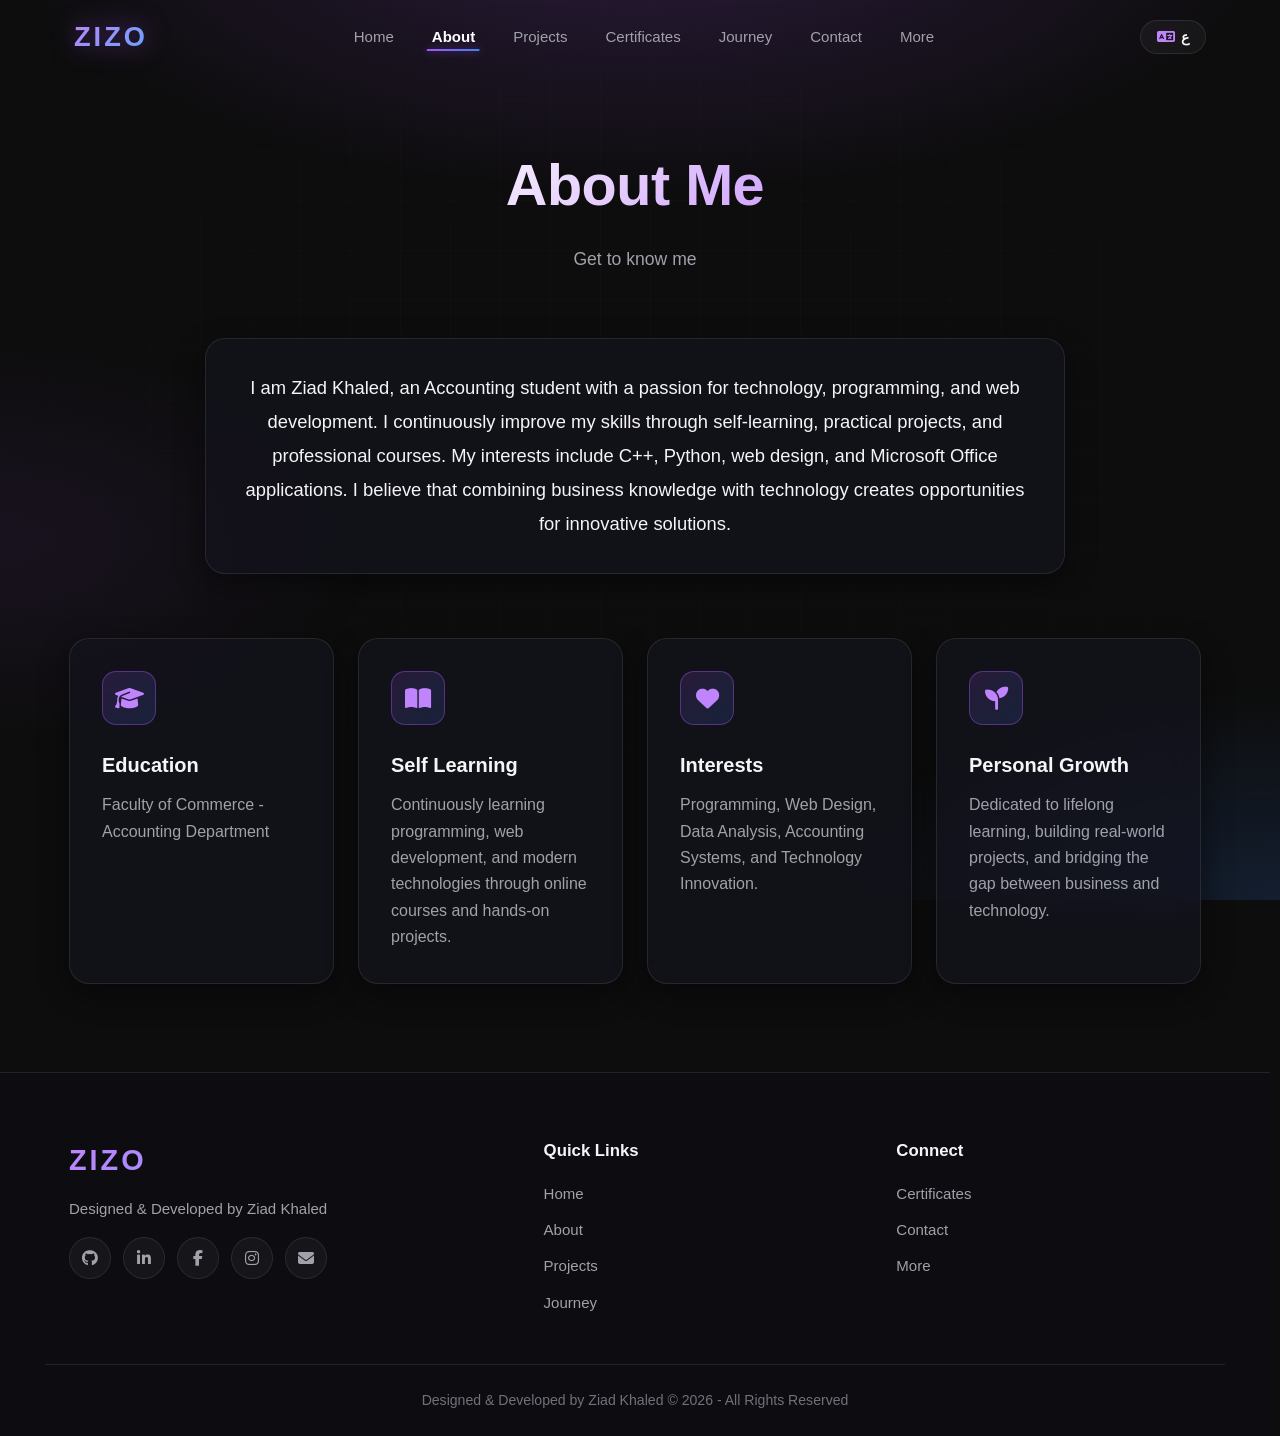
<file: about.html>
<!DOCTYPE html>
<html lang="en" dir="ltr">
<head>
  <meta charset="UTF-8">
  <meta name="viewport" content="width=device-width, initial-scale=1.0, viewport-fit=cover">
  <meta name="description" content="About Ziad Khaled - Accounting student passionate about technology, programming, and web development.">
  <meta name="author" content="Ziad Khaled">
  <meta name="theme-color" content="#0D0D0D">
  <meta property="og:title" content="ZIZO | About - Ziad Khaled">
  <meta property="og:description" content="About Ziad Khaled - Accounting student passionate about technology, programming, and web development.">
  <meta property="og:type" content="website">
  <meta property="og:url" content="https://ziadx6.github.io/zizo/about.html">
  <meta property="og:site_name" content="ZIZO | Ziad Khaled">
  <meta property="og:image" content="https://ziadx6.github.io/zizo/assets/og-preview.jpg">
  <meta property="og:image:type" content="image/jpeg">
  <meta property="og:image:width" content="936">
  <meta property="og:image:height" content="1024">
  <meta name="twitter:card" content="summary_large_image">
  <meta name="twitter:title" content="ZIZO | About - Ziad Khaled">
  <meta name="twitter:description" content="About Ziad Khaled - Accounting student passionate about technology, programming, and web development.">
  <meta name="twitter:image" content="https://ziadx6.github.io/zizo/assets/og-preview.jpg">
  <title>ZIZO | About</title>
  
  <!-- Immediate Pre-Render Direction Init (Eliminates RTL/LTR FOUC and scrollbar edge jumping) -->
  <script>
    (function(){
      try {
        var l = localStorage.getItem('zizo_lang');
        if (l === 'ar') {
          document.documentElement.setAttribute('dir', 'rtl');
          document.documentElement.setAttribute('lang', 'ar');
        } else {
          document.documentElement.setAttribute('dir', 'ltr');
          document.documentElement.setAttribute('lang', 'en');
        }
        var d = sessionStorage.getItem('zizo_nav_dir');
        if (d === 'next' || d === 'prev') {
          document.documentElement.classList.add('page-arriving-' + d);
        }
      } catch(e) {}
    })();
  </script>

  <!-- Security Headers & Content Security Policy -->
  <meta http-equiv="Content-Security-Policy" content="default-src 'self'; script-src 'self' 'unsafe-inline' https://cdnjs.cloudflare.com https://cdn.jsdelivr.net; style-src 'self' 'unsafe-inline' https://fonts.googleapis.com https://cdnjs.cloudflare.com; font-src 'self' https://fonts.gstatic.com https://cdnjs.cloudflare.com; img-src 'self' data:; connect-src 'self' https://api.web3forms.com; object-src 'none'; base-uri 'self'; form-action 'self' https://api.web3forms.com;">
  <meta http-equiv="X-Content-Type-Options" content="nosniff">
  <meta http-equiv="X-Frame-Options" content="DENY">
  <meta name="referrer" content="strict-origin-when-cross-origin">
  <meta http-equiv="Permissions-Policy" content="camera=(), microphone=(), geolocation=(), payment=()">

  <!-- Preconnect and Fonts -->
  <link rel="preconnect" href="https://fonts.googleapis.com">
  <link rel="preconnect" href="https://fonts.gstatic.com" crossorigin>
  <link rel="stylesheet" href="https://fonts.googleapis.com/css2?family=Inter:wght@400;500;600;700;800&family=Space+Grotesk:wght@500;600;700;800&family=Cairo:wght@400;600;700;800&display=swap">
  
  <!-- FontAwesome -->
  <link rel="stylesheet" href="https://cdnjs.cloudflare.com/ajax/libs/font-awesome/6.5.1/css/all.min.css">

  <link rel="stylesheet" href="css/style.css?v=20261113">
  <link rel="stylesheet" href="css/animations.css?v=20261113">
  <link rel="stylesheet" href="css/responsive.css?v=20261113">
  <link rel="stylesheet" href="css/themes.css?v=20261113">
</head>
<body>
  <nav class="navbar">
    <div class="nav-inner container">
      <a href="index.html" class="nav-logo">ZIZO</a>
      <ul class="nav-links">
        <li><a href="index.html" data-i18n="nav.home">Home</a></li>
        <li><a href="about.html" data-i18n="nav.about">About</a></li>
        <li><a href="projects.html" data-i18n="nav.projects">Projects</a></li>
        <li><a href="certificates.html" data-i18n="nav.certificates">Certificates</a></li>
        <li><a href="journey.html" data-i18n="nav.journey">Journey</a></li>
        <li><a href="contact.html" data-i18n="nav.contact">Contact</a></li>
        <li><a href="more.html" data-i18n="nav.more">More</a></li>
      </ul>
      <div class="nav-right">
        <button class="lang-switch" aria-label="Switch language"><i class="fa-solid fa-language"></i><span>ع</span></button>
        <button class="nav-toggle" aria-label="Toggle menu"><span></span><span></span><span></span></button>
      </div>
    </div>
  </nav>

  <main>
    <div class="page page-fade container">
      <div class="page-header reveal">
        <h1 class="page-title" data-i18n="about.title">About Me</h1>
        <p class="page-subtitle" data-i18n="about.subtitle">Get to know me</p>
      </div>

      <p class="about-bio glass-card reveal" data-i18n="about.bio">I am Ziad Khaled, an Accounting student with a passion for technology, programming, and web development.</p>

      <div class="about-grid">
        <div class="about-card glass-card reveal">
          <div class="icon"><i class="fa-solid fa-graduation-cap"></i></div>
          <h3 data-i18n="about.educationTitle">Education</h3>
          <p data-i18n="about.education">Faculty of Commerce - Accounting Department</p>
        </div>
        <div class="about-card glass-card reveal">
          <div class="icon"><i class="fa-solid fa-book-open"></i></div>
          <h3 data-i18n="about.selfLearningTitle">Self Learning</h3>
          <p data-i18n="about.selfLearning">Continuously learning programming and modern technologies.</p>
        </div>
        <div class="about-card glass-card reveal">
          <div class="icon"><i class="fa-solid fa-heart"></i></div>
          <h3 data-i18n="about.interestsTitle">Interests</h3>
          <p data-i18n="about.interests">Programming, Web Design, Data Analysis, Accounting Systems.</p>
        </div>
        <div class="about-card glass-card reveal">
          <div class="icon"><i class="fa-solid fa-seedling"></i></div>
          <h3 data-i18n="about.growthTitle">Personal Growth</h3>
          <p data-i18n="about.growth">Dedicated to lifelong learning and building real-world projects.</p>
        </div>
      </div>
    </div>
  </main>

  <footer class="footer">
    <div class="footer-inner container">
      <div class="footer-brand">
        <div class="logo">ZIZO</div>
        <p data-i18n="footer.designedBy">Designed &amp; Developed by Ziad Khaled</p>
        <div class="footer-social" style="margin-top:16px">
          <a href="https://github.com/ziadx6" target="_blank" rel="noopener noreferrer" aria-label="GitHub"><i class="fa-brands fa-github"></i></a>
          <a href="https://www.linkedin.com/in/ziad-khalid-x6" target="_blank" rel="noopener noreferrer" aria-label="LinkedIn"><i class="fa-brands fa-linkedin-in"></i></a>
          <a href="https://www.facebook.com/Ziad.x6" target="_blank" rel="noopener noreferrer" aria-label="Facebook"><i class="fa-brands fa-facebook-f"></i></a>
          <a href="https://www.instagram.com/ziad.x6" target="_blank" rel="noopener noreferrer" aria-label="Instagram"><i class="fa-brands fa-instagram"></i></a>
          <a href="mailto:ziad.khalid.x6@gmail.com" aria-label="Email"><i class="fa-solid fa-envelope"></i></a>
        </div>
      </div>
      <div class="footer-col">
        <h4 data-i18n="footer.quickLinks">Quick Links</h4>
        <ul>
          <li><a href="index.html" data-i18n="nav.home">Home</a></li>
          <li><a href="about.html" data-i18n="nav.about">About</a></li>
          <li><a href="projects.html" data-i18n="nav.projects">Projects</a></li>
          <li><a href="journey.html" data-i18n="nav.journey">Journey</a></li>
        </ul>
      </div>
      <div class="footer-col">
        <h4 data-i18n="footer.connect">Connect</h4>
        <ul>
          <li><a href="certificates.html" data-i18n="nav.certificates">Certificates</a></li>
          <li><a href="contact.html" data-i18n="nav.contact">Contact</a></li>
          <li><a href="more.html" data-i18n="nav.more">More</a></li>
        </ul>
      </div>
    </div>
    <div class="footer-bottom container">
      <span data-i18n="footer.designedBy">Designed &amp; Developed by Ziad Khaled</span> &copy; <span id="year"></span> - <span data-i18n="footer.rights">All Rights Reserved</span>
    </div>
  </footer>

  <script src="js/security.js" defer></script>
  <script src="js/storage.js" defer></script>
  <script src="js/translations.js?v=20261113" defer></script>
  <script src="js/language.js?v=20261113" defer></script>
  <script src="js/main.js?v=20261113" defer></script>
  <script>
    document.addEventListener('DOMContentLoaded', () => {
      const yearEl = document.getElementById('year');
      if (yearEl) yearEl.textContent = new Date().getFullYear();
    });
  </script>
</body>
</html>
</file>
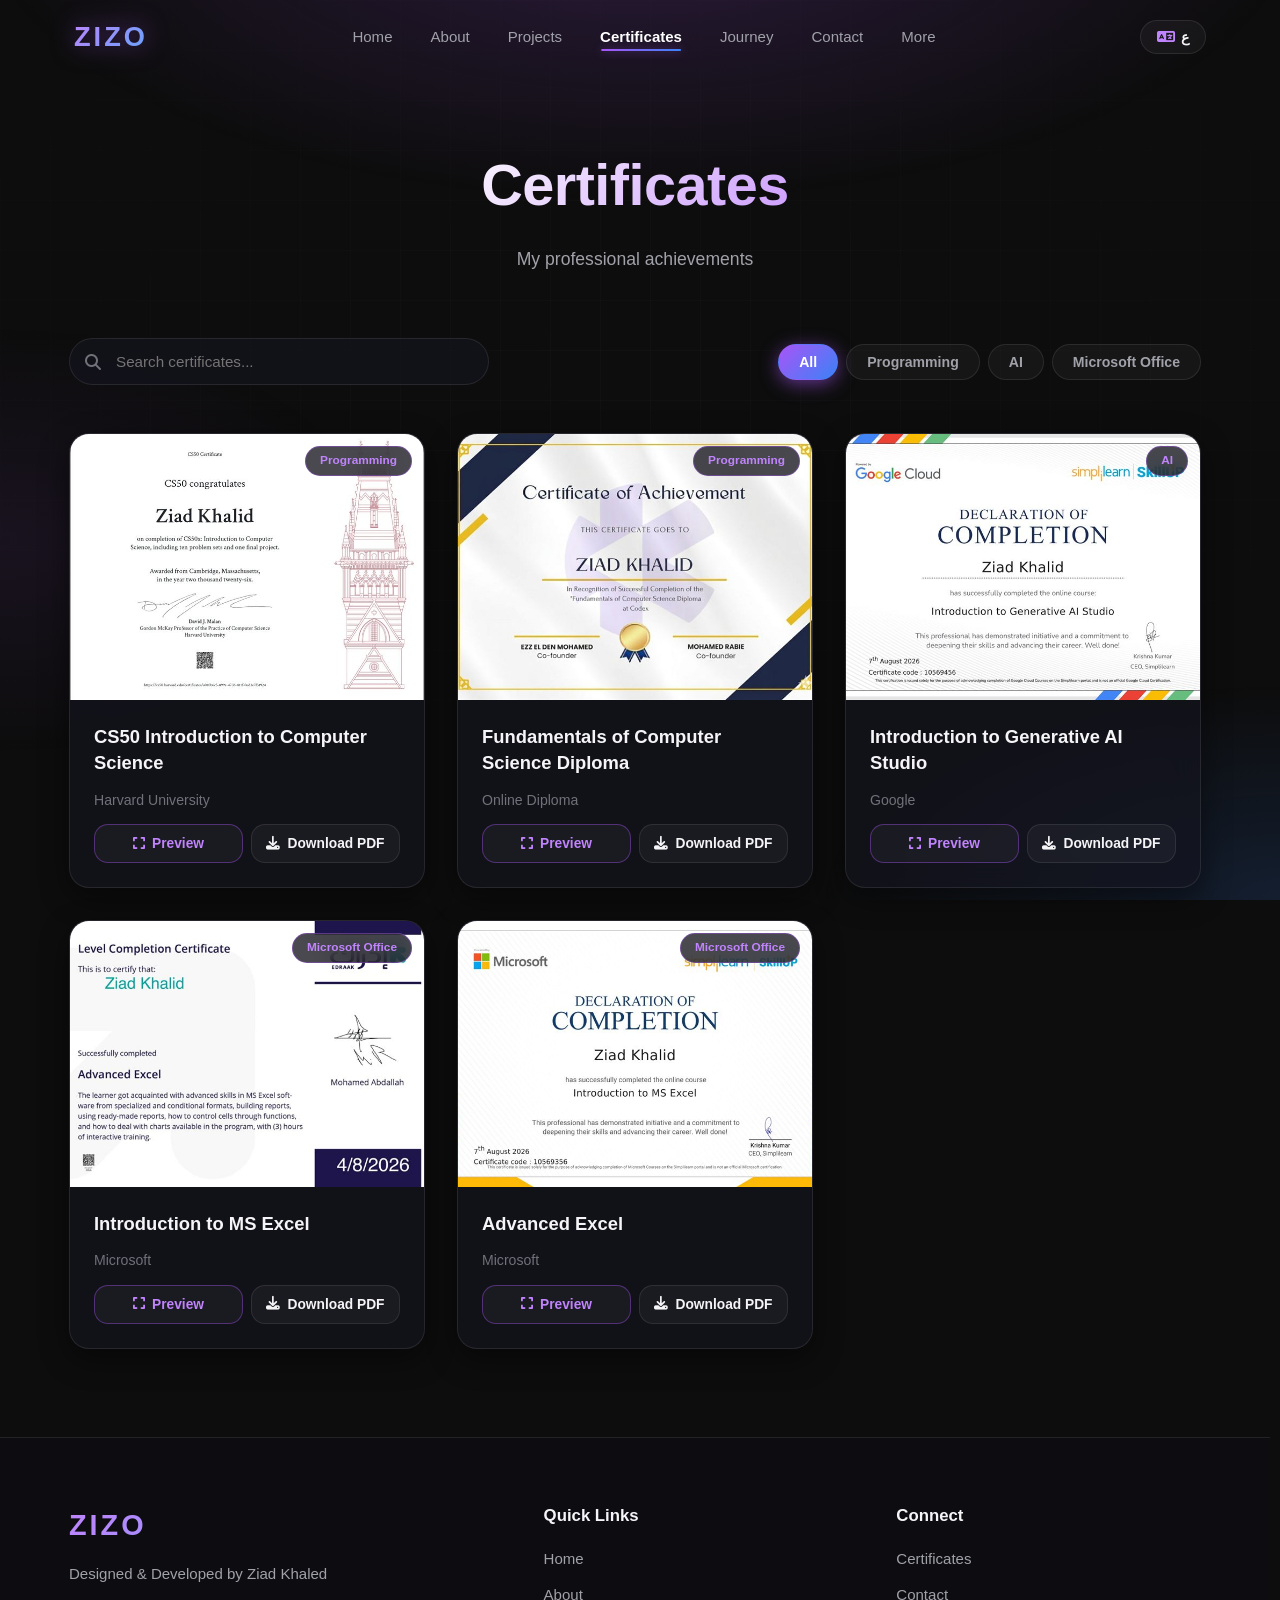
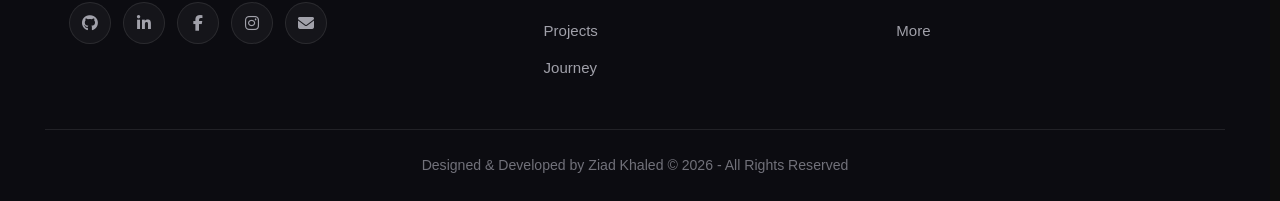
<file: certificates.html>
<!DOCTYPE html>
<html lang="en" dir="ltr">
<head>
  <meta charset="UTF-8">
  <meta name="viewport" content="width=device-width, initial-scale=1.0, viewport-fit=cover">
  <meta name="description" content="Certificates earned by Ziad Khaled - CS50, Computer Science Diploma, Generative AI, Excel.">
  <meta name="author" content="Ziad Khaled">
  <meta name="theme-color" content="#0D0D0D">
  <meta property="og:title" content="ZIZO | Certificates - Ziad Khaled">
  <meta property="og:description" content="Certificates earned by Ziad Khaled - CS50, Computer Science Diploma, Generative AI, Excel.">
  <meta property="og:type" content="website">
  <meta property="og:url" content="https://ziadx6.github.io/zizo/certificates.html">
  <meta property="og:site_name" content="ZIZO | Ziad Khaled">
  <meta property="og:image" content="https://ziadx6.github.io/zizo/assets/og-preview.jpg">
  <meta property="og:image:type" content="image/jpeg">
  <meta property="og:image:width" content="936">
  <meta property="og:image:height" content="1024">
  <meta name="twitter:card" content="summary_large_image">
  <meta name="twitter:title" content="ZIZO | Certificates - Ziad Khaled">
  <meta name="twitter:description" content="Certificates earned by Ziad Khaled - CS50, Computer Science Diploma, Generative AI, Excel.">
  <meta name="twitter:image" content="https://ziadx6.github.io/zizo/assets/og-preview.jpg">
  <title>ZIZO | Certificates</title>
  
  <!-- Immediate Pre-Render Direction Init (Eliminates RTL/LTR FOUC and scrollbar edge jumping) -->
  <script>
    (function(){
      try {
        var l = localStorage.getItem('zizo_lang');
        if (l === 'ar') {
          document.documentElement.setAttribute('dir', 'rtl');
          document.documentElement.setAttribute('lang', 'ar');
        } else {
          document.documentElement.setAttribute('dir', 'ltr');
          document.documentElement.setAttribute('lang', 'en');
        }
        var d = sessionStorage.getItem('zizo_nav_dir');
        if (d === 'next' || d === 'prev') {
          document.documentElement.classList.add('page-arriving-' + d);
        }
      } catch(e) {}
    })();
  </script>

  <!-- Security Headers & Content Security Policy -->
  <meta http-equiv="Content-Security-Policy" content="default-src 'self'; script-src 'self' 'unsafe-inline' https://cdnjs.cloudflare.com https://cdn.jsdelivr.net; style-src 'self' 'unsafe-inline' https://fonts.googleapis.com https://cdnjs.cloudflare.com; font-src 'self' https://fonts.gstatic.com https://cdnjs.cloudflare.com; img-src 'self' data:; connect-src 'self' https://api.web3forms.com; object-src 'none'; base-uri 'self'; form-action 'self' https://api.web3forms.com;">
  <meta http-equiv="X-Content-Type-Options" content="nosniff">
  <meta http-equiv="X-Frame-Options" content="DENY">
  <meta name="referrer" content="strict-origin-when-cross-origin">
  <meta http-equiv="Permissions-Policy" content="camera=(), microphone=(), geolocation=(), payment=()">

  <!-- Preconnect and Fonts -->
  <link rel="preconnect" href="https://fonts.googleapis.com">
  <link rel="preconnect" href="https://fonts.gstatic.com" crossorigin>
  <link rel="stylesheet" href="https://fonts.googleapis.com/css2?family=Inter:wght@400;500;600;700;800&family=Space+Grotesk:wght@500;600;700;800&family=Cairo:wght@400;600;700;800&display=swap">
  
  <!-- FontAwesome -->
  <link rel="stylesheet" href="https://cdnjs.cloudflare.com/ajax/libs/font-awesome/6.5.1/css/all.min.css">

  <link rel="stylesheet" href="css/style.css?v=20261113">
  <link rel="stylesheet" href="css/animations.css?v=20261113">
  <link rel="stylesheet" href="css/responsive.css?v=20261113">
  <link rel="stylesheet" href="css/themes.css?v=20261113">
</head>
<body>
  <nav class="navbar">
    <div class="nav-inner container">
      <a href="index.html" class="nav-logo">ZIZO</a>
      <ul class="nav-links">
        <li><a href="index.html" data-i18n="nav.home">Home</a></li>
        <li><a href="about.html" data-i18n="nav.about">About</a></li>
        <li><a href="projects.html" data-i18n="nav.projects">Projects</a></li>
        <li><a href="certificates.html" data-i18n="nav.certificates">Certificates</a></li>
        <li><a href="journey.html" data-i18n="nav.journey">Journey</a></li>
        <li><a href="contact.html" data-i18n="nav.contact">Contact</a></li>
        <li><a href="more.html" data-i18n="nav.more">More</a></li>
      </ul>
      <div class="nav-right">
        <button class="lang-switch" aria-label="Switch language"><i class="fa-solid fa-language"></i><span>ع</span></button>
        <button class="nav-toggle" aria-label="Toggle menu"><span></span><span></span><span></span></button>
      </div>
    </div>
  </nav>

  <main>
    <div class="page page-fade container">
      <div class="page-header reveal">
        <h1 class="page-title" data-i18n="certificates.title">Certificates</h1>
        <p class="page-subtitle" data-i18n="certificates.subtitle">My professional achievements</p>
      </div>

      <div class="cert-toolbar reveal">
        <div class="cert-search">
          <i class="fa-solid fa-magnifying-glass"></i>
          <input type="text" data-i18n-placeholder="certificates.search" placeholder="Search certificates..." aria-label="Search certificates">
        </div>
        <div class="cert-filters">
          <button class="cert-filter active" data-filter="all" data-i18n="certificates.all">All</button>
          <button class="cert-filter" data-filter="programming" data-i18n="certificates.programming">Programming</button>
          <button class="cert-filter" data-filter="ai" data-i18n="certificates.ai">AI</button>
          <button class="cert-filter" data-filter="microsoft" data-i18n="certificates.microsoft">Microsoft Office</button>
        </div>
      </div>

      <div class="cert-grid" id="certGrid"></div>
    </div>
  </main>

  <footer class="footer">
    <div class="footer-inner container">
      <div class="footer-brand">
        <div class="logo">ZIZO</div>
        <p data-i18n="footer.designedBy">Designed &amp; Developed by Ziad Khaled</p>
        <div class="footer-social" style="margin-top:16px">
          <a href="https://github.com/ziadx6" target="_blank" rel="noopener noreferrer" aria-label="GitHub"><i class="fa-brands fa-github"></i></a>
          <a href="https://www.linkedin.com/in/ziad-khalid-x6" target="_blank" rel="noopener noreferrer" aria-label="LinkedIn"><i class="fa-brands fa-linkedin-in"></i></a>
          <a href="https://www.facebook.com/Ziad.x6" target="_blank" rel="noopener noreferrer" aria-label="Facebook"><i class="fa-brands fa-facebook-f"></i></a>
          <a href="https://www.instagram.com/ziad.x6" target="_blank" rel="noopener noreferrer" aria-label="Instagram"><i class="fa-brands fa-instagram"></i></a>
          <a href="mailto:ziad.khalid.x6@gmail.com" aria-label="Email"><i class="fa-solid fa-envelope"></i></a>
        </div>
      </div>
      <div class="footer-col">
        <h4 data-i18n="footer.quickLinks">Quick Links</h4>
        <ul>
          <li><a href="index.html" data-i18n="nav.home">Home</a></li>
          <li><a href="about.html" data-i18n="nav.about">About</a></li>
          <li><a href="projects.html" data-i18n="nav.projects">Projects</a></li>
          <li><a href="journey.html" data-i18n="nav.journey">Journey</a></li>
        </ul>
      </div>
      <div class="footer-col">
        <h4 data-i18n="footer.connect">Connect</h4>
        <ul>
          <li><a href="certificates.html" data-i18n="nav.certificates">Certificates</a></li>
          <li><a href="contact.html" data-i18n="nav.contact">Contact</a></li>
          <li><a href="more.html" data-i18n="nav.more">More</a></li>
        </ul>
      </div>
    </div>
    <div class="footer-bottom container">
      <span data-i18n="footer.designedBy">Designed &amp; Developed by Ziad Khaled</span> &copy; <span id="year"></span> - <span data-i18n="footer.rights">All Rights Reserved</span>
    </div>
  </footer>

  <script src="js/security.js" defer></script>
  <script src="js/storage.js" defer></script>
  <script src="js/translations.js?v=20261113" defer></script>
  <script src="js/language.js?v=20261113" defer></script>
  <script src="js/certificates.js?v=20261113" defer></script>
  <script src="js/main.js?v=20261113" defer></script>
  <script>
    document.addEventListener('DOMContentLoaded', () => {
      const yearEl = document.getElementById('year');
      if (yearEl) yearEl.textContent = new Date().getFullYear();
    });
  </script>
</body>
</html>
</file>
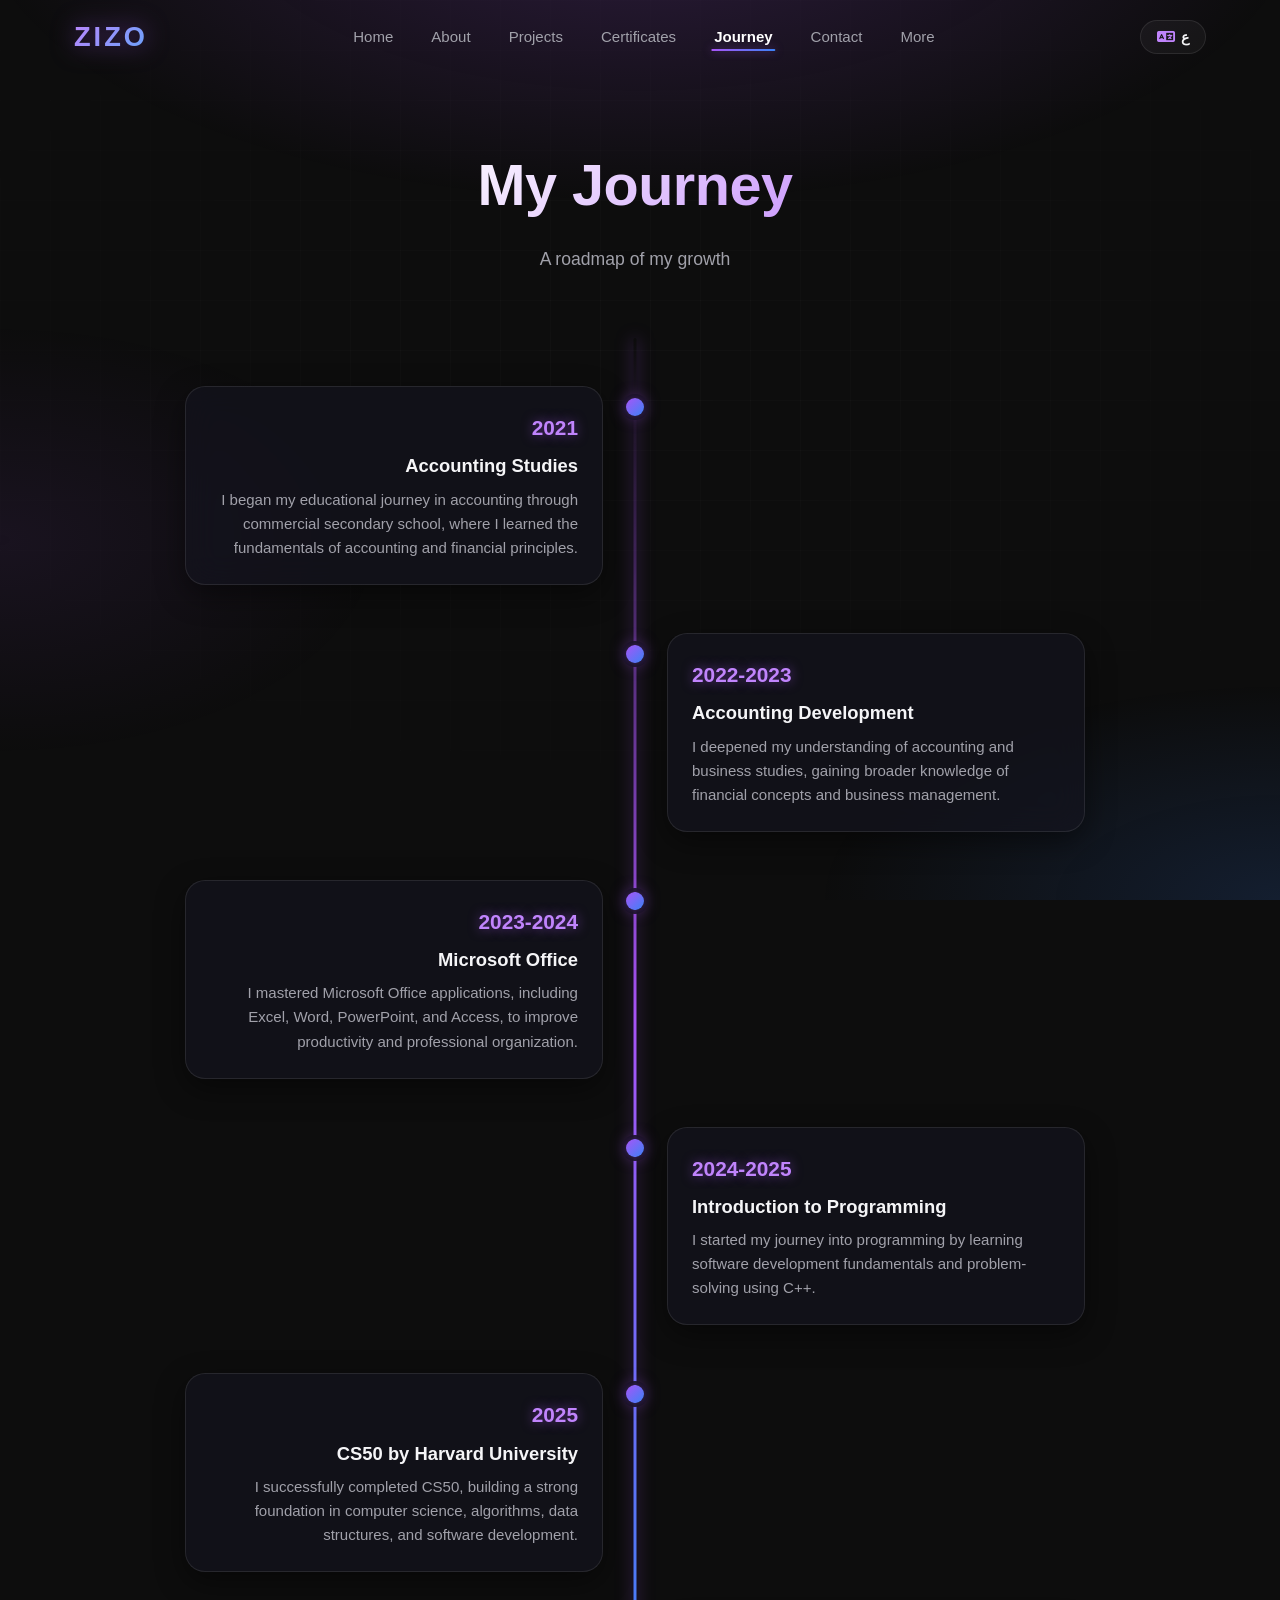
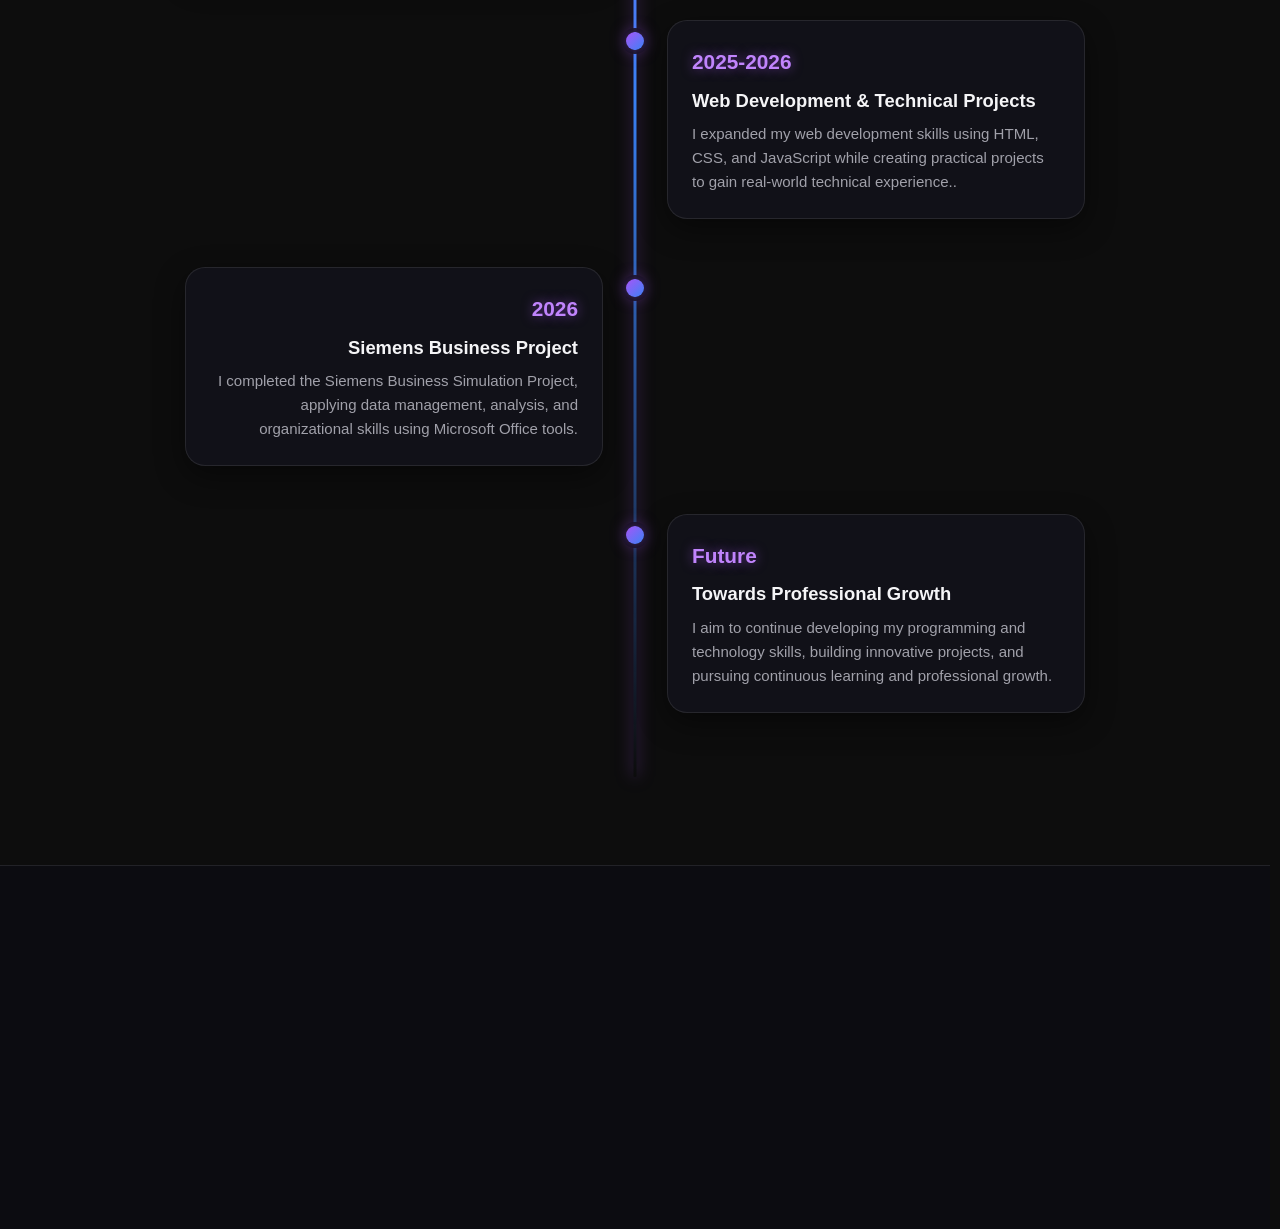
<file: journey.html>
<!DOCTYPE html>
<html lang="en" dir="ltr">
<head>
  <meta charset="UTF-8">
  <meta name="viewport" content="width=device-width, initial-scale=1.0, viewport-fit=cover">
  <meta name="description" content="The journey of Ziad Khaled - a timeline from Accounting studies to programming and web development.">
  <meta name="author" content="Ziad Khaled">
  <meta name="theme-color" content="#0D0D0D">
  <meta property="og:title" content="ZIZO | Journey - Ziad Khaled">
  <meta property="og:description" content="The journey of Ziad Khaled - a timeline from Accounting studies to programming and web development.">
  <meta property="og:type" content="website">
  <meta property="og:url" content="https://ziadx6.github.io/zizo/journey.html">
  <meta property="og:site_name" content="ZIZO | Ziad Khaled">
  <meta property="og:image" content="https://ziadx6.github.io/zizo/assets/og-preview.jpg">
  <meta property="og:image:type" content="image/jpeg">
  <meta property="og:image:width" content="936">
  <meta property="og:image:height" content="1024">
  <meta name="twitter:card" content="summary_large_image">
  <meta name="twitter:title" content="ZIZO | Journey - Ziad Khaled">
  <meta name="twitter:description" content="The journey of Ziad Khaled - a timeline from Accounting studies to programming and web development.">
  <meta name="twitter:image" content="https://ziadx6.github.io/zizo/assets/og-preview.jpg">
  <title>ZIZO | Journey</title>
  
  <!-- Immediate Pre-Render Direction Init (Eliminates RTL/LTR FOUC and scrollbar edge jumping) -->
  <script>
    (function(){
      try {
        var l = localStorage.getItem('zizo_lang');
        if (l === 'ar') {
          document.documentElement.setAttribute('dir', 'rtl');
          document.documentElement.setAttribute('lang', 'ar');
        } else {
          document.documentElement.setAttribute('dir', 'ltr');
          document.documentElement.setAttribute('lang', 'en');
        }
        var d = sessionStorage.getItem('zizo_nav_dir');
        if (d === 'next' || d === 'prev') {
          document.documentElement.classList.add('page-arriving-' + d);
        }
      } catch(e) {}
    })();
  </script>

  <!-- Security Headers & Content Security Policy -->
  <meta http-equiv="Content-Security-Policy" content="default-src 'self'; script-src 'self' 'unsafe-inline' https://cdnjs.cloudflare.com https://cdn.jsdelivr.net; style-src 'self' 'unsafe-inline' https://fonts.googleapis.com https://cdnjs.cloudflare.com; font-src 'self' https://fonts.gstatic.com https://cdnjs.cloudflare.com; img-src 'self' data:; connect-src 'self' https://api.web3forms.com; object-src 'none'; base-uri 'self'; form-action 'self' https://api.web3forms.com;">
  <meta http-equiv="X-Content-Type-Options" content="nosniff">
  <meta http-equiv="X-Frame-Options" content="DENY">
  <meta name="referrer" content="strict-origin-when-cross-origin">
  <meta http-equiv="Permissions-Policy" content="camera=(), microphone=(), geolocation=(), payment=()">

  <!-- Preconnect and Fonts -->
  <link rel="preconnect" href="https://fonts.googleapis.com">
  <link rel="preconnect" href="https://fonts.gstatic.com" crossorigin>
  <link rel="stylesheet" href="https://fonts.googleapis.com/css2?family=Inter:wght@400;500;600;700;800&family=Space+Grotesk:wght@500;600;700;800&family=Cairo:wght@400;600;700;800&display=swap">
  
  <!-- FontAwesome -->
  <link rel="stylesheet" href="https://cdnjs.cloudflare.com/ajax/libs/font-awesome/6.5.1/css/all.min.css">

  <link rel="stylesheet" href="css/style.css?v=20261113">
  <link rel="stylesheet" href="css/animations.css?v=20261113">
  <link rel="stylesheet" href="css/responsive.css?v=20261113">
  <link rel="stylesheet" href="css/themes.css?v=20261113">
</head>
<body>
  <nav class="navbar">
    <div class="nav-inner container">
      <a href="index.html" class="nav-logo">ZIZO</a>
      <ul class="nav-links">
        <li><a href="index.html" data-i18n="nav.home">Home</a></li>
        <li><a href="about.html" data-i18n="nav.about">About</a></li>
        <li><a href="projects.html" data-i18n="nav.projects">Projects</a></li>
        <li><a href="certificates.html" data-i18n="nav.certificates">Certificates</a></li>
        <li><a href="journey.html" data-i18n="nav.journey">Journey</a></li>
        <li><a href="contact.html" data-i18n="nav.contact">Contact</a></li>
        <li><a href="more.html" data-i18n="nav.more">More</a></li>
      </ul>
      <div class="nav-right">
        <button class="lang-switch" aria-label="Switch language"><i class="fa-solid fa-language"></i><span>ع</span></button>
        <button class="nav-toggle" aria-label="Toggle menu"><span></span><span></span><span></span></button>
      </div>
    </div>
  </nav>

  <main>
    <div class="page page-fade container">
      <div class="page-header reveal">
        <h1 class="page-title" data-i18n="journey.title">My Journey</h1>
        <p class="page-subtitle" data-i18n="journey.subtitle">A roadmap of my growth</p>
      </div>

      <div class="timeline">
        <div class="tl-item"><div class="tl-dot"></div><div class="tl-card glass-card"><div class="tl-year">2021</div><h3 data-i18n="journey.items.2021.title">Accounting Studies</h3><p data-i18n="journey.items.2021.desc">Started academic journey.</p></div></div>
        <div class="tl-item"><div class="tl-dot"></div><div class="tl-card glass-card"><div class="tl-year">2022-2023</div><h3 data-i18n="journey.items.2022-2023.title">Accounting Development</h3><p data-i18n="journey.items.2022-2023.desc">Deepened accounting knowledge.</p></div></div>
        <div class="tl-item"><div class="tl-dot"></div><div class="tl-card glass-card"><div class="tl-year">2023-2024</div><h3 data-i18n="journey.items.2023-2024.title">Microsoft Office</h3><p data-i18n="journey.items.2023-2024.desc">Mastered Excel, Word, PowerPoint, Access.</p></div></div>
        <div class="tl-item"><div class="tl-dot"></div><div class="tl-card glass-card"><div class="tl-year">2024-2025</div><h3 data-i18n="journey.items.2024-2025.title">Introduction to Programming</h3><p data-i18n="journey.items.2024-2025.desc">Started C++ and Python.</p></div></div>
        <div class="tl-item"><div class="tl-dot"></div><div class="tl-card glass-card"><div class="tl-year">2025</div><h3 data-i18n="journey.items.2025.title">CS50 by Harvard University</h3><p data-i18n="journey.items.2025.desc">Learned HTML, CSS, JavaScript.</p></div></div>
        <div class="tl-item"><div class="tl-dot"></div><div class="tl-card glass-card"><div class="tl-year">2025-2026</div><h3 data-i18n="journey.items.2025-2026.title">Web Development & Technical Projects</h3><p data-i18n="journey.items.2025-2026.desc">Completed CS50.</p></div></div>
        <div class="tl-item"><div class="tl-dot"></div><div class="tl-card glass-card"><div class="tl-year">2026</div><h3 data-i18n="journey.items.2026.title">Siemens Business Project</h3><p data-i18n="journey.items.2026.desc">Business simulation project.</p></div></div>
        <div class="tl-item"><div class="tl-dot"></div><div class="tl-card glass-card"><div class="tl-year" data-i18n="journey.items.future.year">Future</div><h3 data-i18n="journey.items.future.title">Towards Professional Growth</h3><p data-i18n="journey.items.future.desc">Continue building projects.</p></div></div>
      </div>
    </div>
  </main>

  <footer class="footer">
    <div class="footer-inner container">
      <div class="footer-brand">
        <div class="logo">ZIZO</div>
        <p data-i18n="footer.designedBy">Designed &amp; Developed by Ziad Khaled</p>
        <div class="footer-social" style="margin-top:16px">
          <a href="https://github.com/ziadx6" target="_blank" rel="noopener noreferrer" aria-label="GitHub"><i class="fa-brands fa-github"></i></a>
          <a href="https://www.linkedin.com/in/ziad-khalid-x6" target="_blank" rel="noopener noreferrer" aria-label="LinkedIn"><i class="fa-brands fa-linkedin-in"></i></a>
          <a href="https://www.facebook.com/Ziad.x6" target="_blank" rel="noopener noreferrer" aria-label="Facebook"><i class="fa-brands fa-facebook-f"></i></a>
          <a href="https://www.instagram.com/ziad.x6" target="_blank" rel="noopener noreferrer" aria-label="Instagram"><i class="fa-brands fa-instagram"></i></a>
          <a href="mailto:ziad.khalid.x6@gmail.com" aria-label="Email"><i class="fa-solid fa-envelope"></i></a>
        </div>
      </div>
      <div class="footer-col">
        <h4 data-i18n="footer.quickLinks">Quick Links</h4>
        <ul>
          <li><a href="index.html" data-i18n="nav.home">Home</a></li>
          <li><a href="about.html" data-i18n="nav.about">About</a></li>
          <li><a href="projects.html" data-i18n="nav.projects">Projects</a></li>
          <li><a href="journey.html" data-i18n="nav.journey">Journey</a></li>
        </ul>
      </div>
      <div class="footer-col">
        <h4 data-i18n="footer.connect">Connect</h4>
        <ul>
          <li><a href="certificates.html" data-i18n="nav.certificates">Certificates</a></li>
          <li><a href="contact.html" data-i18n="nav.contact">Contact</a></li>
          <li><a href="more.html" data-i18n="nav.more">More</a></li>
        </ul>
      </div>
    </div>
    <div class="footer-bottom container">
      <span data-i18n="footer.designedBy">Designed &amp; Developed by Ziad Khaled</span> &copy; <span id="year"></span> - <span data-i18n="footer.rights">All Rights Reserved</span>
    </div>
  </footer>

  <script src="js/security.js" defer></script>
  <script src="js/storage.js" defer></script>
  <script src="js/translations.js?v=20261113" defer></script>
  <script src="js/language.js?v=20261113" defer></script>
  <script src="js/timeline.js" defer></script>
  <script src="js/main.js?v=20261113" defer></script>
  <script>
    document.addEventListener('DOMContentLoaded', () => {
      const yearEl = document.getElementById('year');
      if (yearEl) yearEl.textContent = new Date().getFullYear();
    });
  </script>
</body>
</html>
</file>
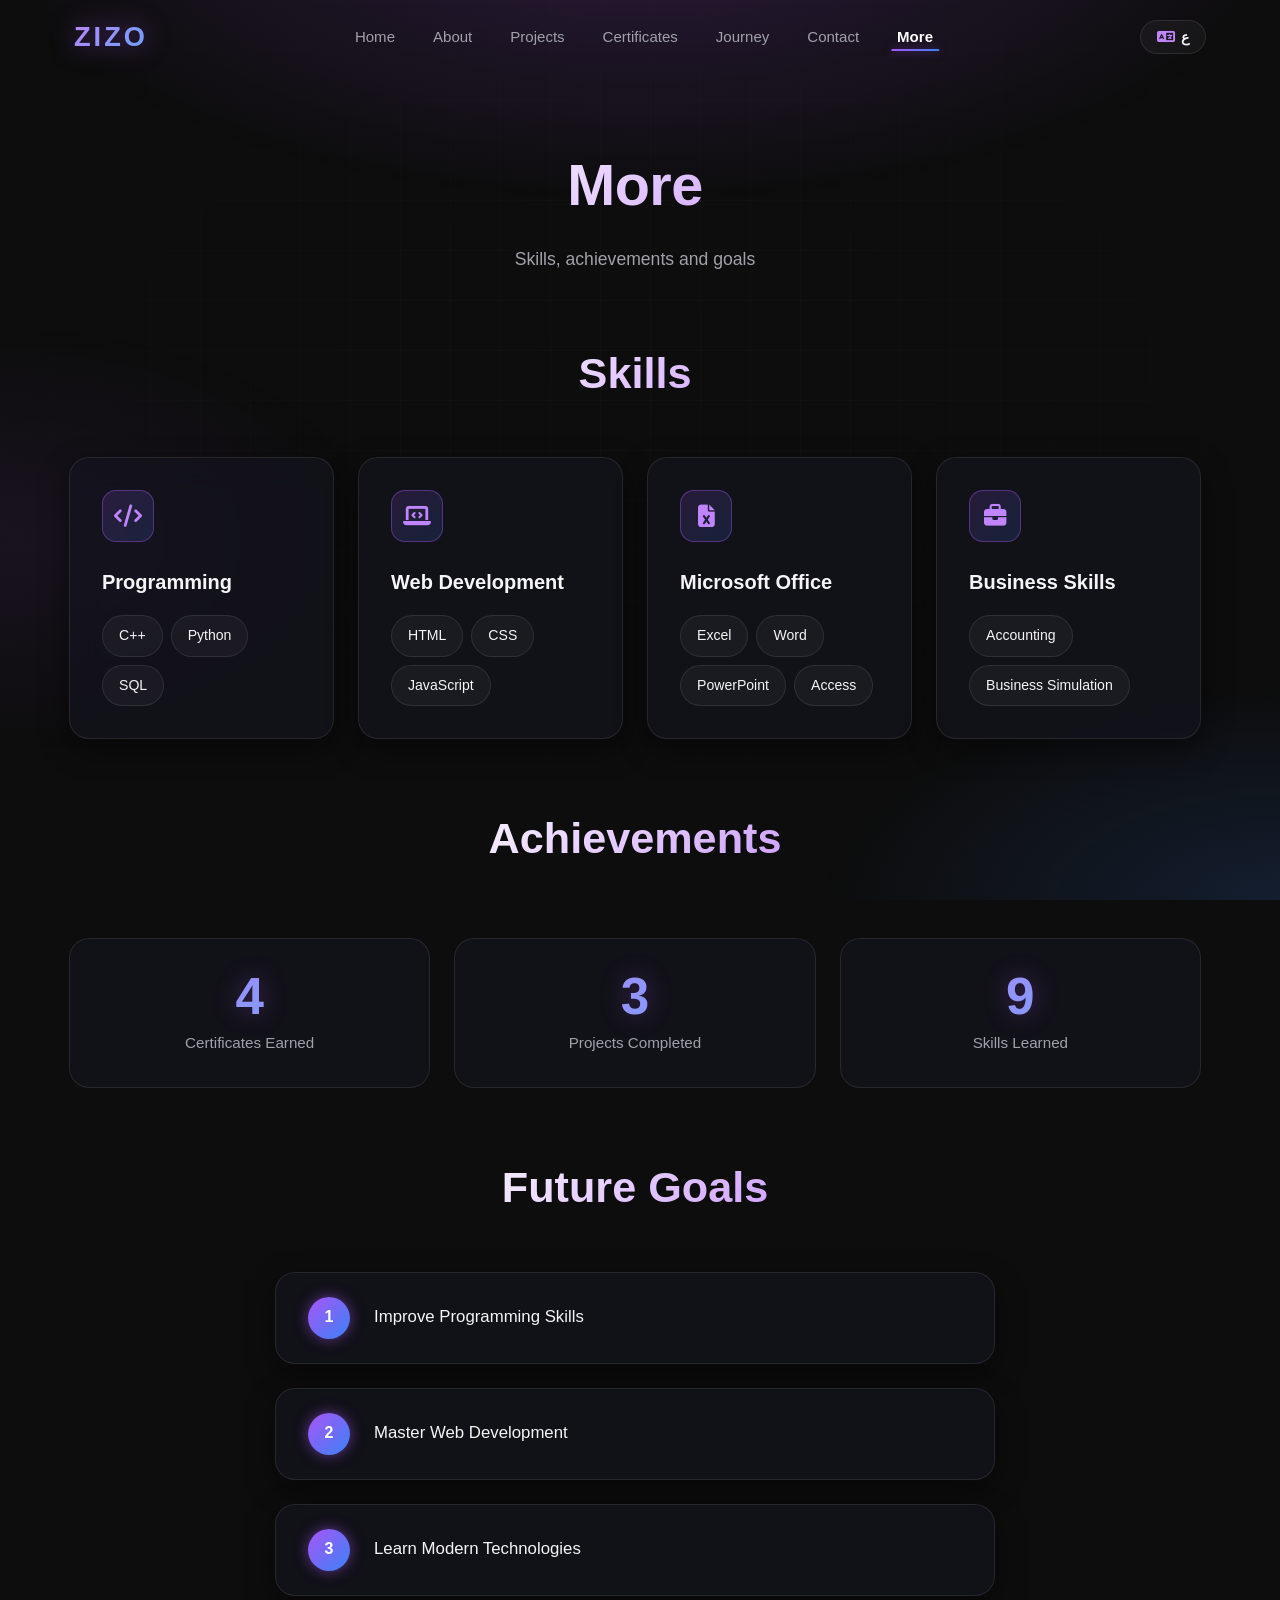
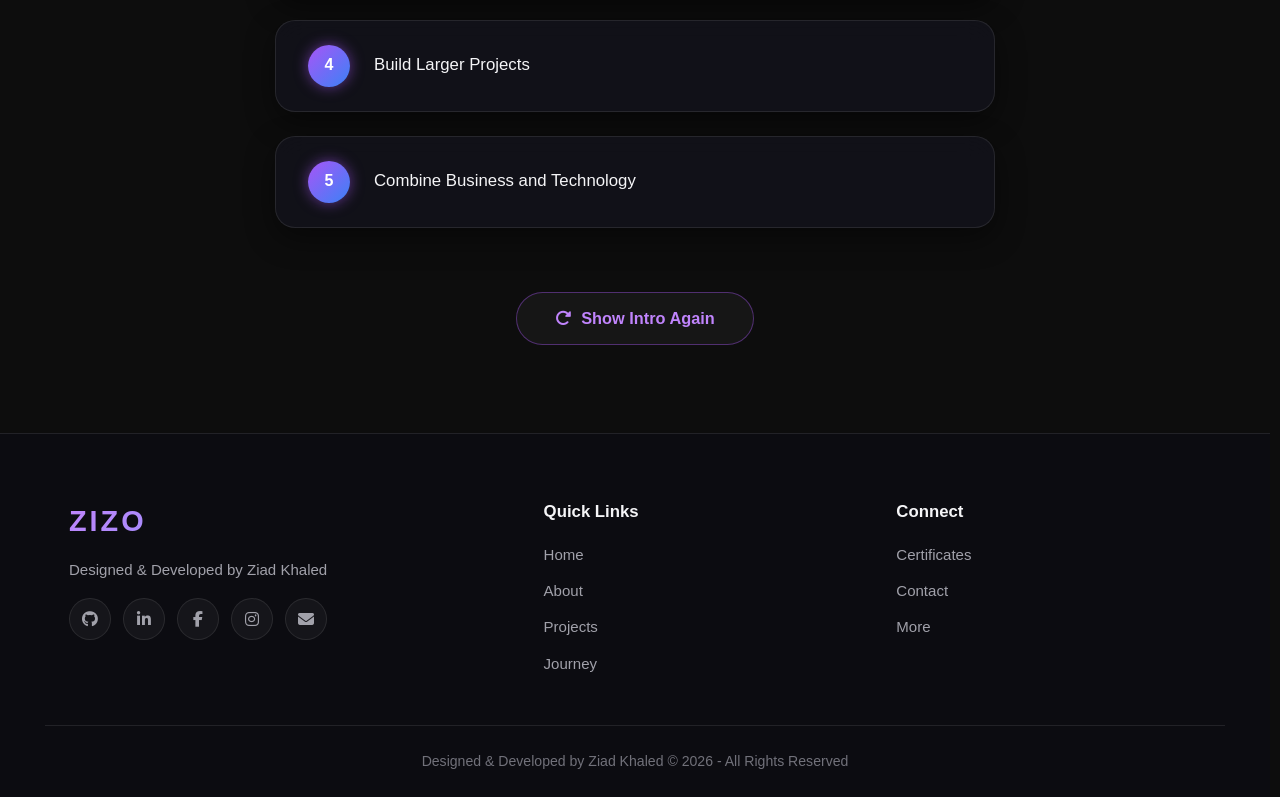
<file: more.html>
<!DOCTYPE html>
<html lang="en" dir="ltr">
<head>
  <meta charset="UTF-8">
  <meta name="viewport" content="width=device-width, initial-scale=1.0, viewport-fit=cover">
  <meta name="description" content="Skills, achievements and future goals of Ziad Khaled.">
  <meta name="author" content="Ziad Khaled">
  <meta name="theme-color" content="#0D0D0D">
  <meta property="og:title" content="ZIZO | More - Ziad Khaled">
  <meta property="og:description" content="Skills, achievements and future goals of Ziad Khaled.">
  <meta property="og:type" content="website">
  <meta property="og:url" content="https://ziadx6.github.io/zizo/more.html">
  <meta property="og:site_name" content="ZIZO | Ziad Khaled">
  <meta property="og:image" content="https://ziadx6.github.io/zizo/assets/og-preview.jpg">
  <meta property="og:image:type" content="image/jpeg">
  <meta property="og:image:width" content="936">
  <meta property="og:image:height" content="1024">
  <meta name="twitter:card" content="summary_large_image">
  <meta name="twitter:title" content="ZIZO | More - Ziad Khaled">
  <meta name="twitter:description" content="Skills, achievements and future goals of Ziad Khaled.">
  <meta name="twitter:image" content="https://ziadx6.github.io/zizo/assets/og-preview.jpg">
  <title>ZIZO | More</title>
  
  <!-- Immediate Pre-Render Direction Init (Eliminates RTL/LTR FOUC and scrollbar edge jumping) -->
  <script>
    (function(){
      try {
        var l = localStorage.getItem('zizo_lang');
        if (l === 'ar') {
          document.documentElement.setAttribute('dir', 'rtl');
          document.documentElement.setAttribute('lang', 'ar');
        } else {
          document.documentElement.setAttribute('dir', 'ltr');
          document.documentElement.setAttribute('lang', 'en');
        }
        var d = sessionStorage.getItem('zizo_nav_dir');
        if (d === 'next' || d === 'prev') {
          document.documentElement.classList.add('page-arriving-' + d);
        }
      } catch(e) {}
    })();
  </script>

  <!-- Security Headers & Content Security Policy -->
  <meta http-equiv="Content-Security-Policy" content="default-src 'self'; script-src 'self' 'unsafe-inline' https://cdnjs.cloudflare.com https://cdn.jsdelivr.net; style-src 'self' 'unsafe-inline' https://fonts.googleapis.com https://cdnjs.cloudflare.com; font-src 'self' https://fonts.gstatic.com https://cdnjs.cloudflare.com; img-src 'self' data:; connect-src 'self' https://api.web3forms.com; object-src 'none'; base-uri 'self'; form-action 'self' https://api.web3forms.com;">
  <meta http-equiv="X-Content-Type-Options" content="nosniff">
  <meta http-equiv="X-Frame-Options" content="DENY">
  <meta name="referrer" content="strict-origin-when-cross-origin">
  <meta http-equiv="Permissions-Policy" content="camera=(), microphone=(), geolocation=(), payment=()">

  <!-- Preconnect and Fonts -->
  <link rel="preconnect" href="https://fonts.googleapis.com">
  <link rel="preconnect" href="https://fonts.gstatic.com" crossorigin>
  <link rel="stylesheet" href="https://fonts.googleapis.com/css2?family=Inter:wght@400;500;600;700;800&family=Space+Grotesk:wght@500;600;700;800&family=Cairo:wght@400;600;700;800&display=swap">
  
  <!-- FontAwesome -->
  <link rel="stylesheet" href="https://cdnjs.cloudflare.com/ajax/libs/font-awesome/6.5.1/css/all.min.css">

  <link rel="stylesheet" href="css/style.css?v=20261113">
  <link rel="stylesheet" href="css/animations.css?v=20261113">
  <link rel="stylesheet" href="css/responsive.css?v=20261113">
  <link rel="stylesheet" href="css/themes.css?v=20261113">
</head>
<body>
  <nav class="navbar">
    <div class="nav-inner container">
      <a href="index.html" class="nav-logo">ZIZO</a>
      <ul class="nav-links">
        <li><a href="index.html" data-i18n="nav.home">Home</a></li>
        <li><a href="about.html" data-i18n="nav.about">About</a></li>
        <li><a href="projects.html" data-i18n="nav.projects">Projects</a></li>
        <li><a href="certificates.html" data-i18n="nav.certificates">Certificates</a></li>
        <li><a href="journey.html" data-i18n="nav.journey">Journey</a></li>
        <li><a href="contact.html" data-i18n="nav.contact">Contact</a></li>
        <li><a href="more.html" data-i18n="nav.more">More</a></li>
      </ul>
      <div class="nav-right">
        <button class="lang-switch" aria-label="Switch language"><i class="fa-solid fa-language"></i><span>ع</span></button>
        <button class="nav-toggle" aria-label="Toggle menu"><span></span><span></span><span></span></button>
      </div>
    </div>
  </nav>

  <main>
    <div class="page page-fade container">
      <div class="page-header reveal">
        <h1 class="page-title" data-i18n="more.title">More</h1>
        <p class="page-subtitle" data-i18n="more.subtitle">Skills, achievements and goals</p>
      </div>

      <!-- Skills -->
      <div class="section-head reveal"><h2 data-i18n="more.skillsTitle">Skills</h2></div>
      <div class="skills-grid">
        <div class="skill-card glass-card reveal">
          <div class="icon"><i class="fa-solid fa-code"></i></div>
          <h3 data-i18n="more.skills.programming">Programming</h3>
          <ul class="skill-tags">
            <li data-i18n="more.skillList.cpp">C++</li>
            <li data-i18n="more.skillList.python">Python</li>
            <li data-i18n="more.skillList.sql">SQL</li>
          </ul>
        </div>
        <div class="skill-card glass-card reveal">
          <div class="icon"><i class="fa-solid fa-laptop-code"></i></div>
          <h3 data-i18n="more.skills.web">Web Development</h3>
          <ul class="skill-tags">
            <li data-i18n="more.skillList.html">HTML</li>
            <li data-i18n="more.skillList.css">CSS</li>
            <li data-i18n="more.skillList.js">JavaScript</li>
          </ul>
        </div>
        <div class="skill-card glass-card reveal">
          <div class="icon"><i class="fa-solid fa-file-excel"></i></div>
          <h3 data-i18n="more.skills.microsoft">Microsoft Office</h3>
          <ul class="skill-tags">
            <li data-i18n="more.skillList.excel">Excel</li>
            <li data-i18n="more.skillList.word">Word</li>
            <li data-i18n="more.skillList.powerpoint">PowerPoint</li>
            <li data-i18n="more.skillList.access">Access</li>
          </ul>
        </div>
        <div class="skill-card glass-card reveal">
          <div class="icon"><i class="fa-solid fa-briefcase"></i></div>
          <h3 data-i18n="more.skills.business">Business Skills</h3>
          <ul class="skill-tags">
            <li data-i18n="more.skillList.accounting">Accounting</li>
            <li data-i18n="more.skillList.businessSim">Business Simulation</li>
          </ul>
        </div>
      </div>

      <!-- Achievements -->
      <div class="section-head reveal"><h2 data-i18n="more.achievementsTitle">Achievements</h2></div>
      <section class="stats container" style="padding:0; margin-bottom:var(--space-6);">
        <div class="stat-card reveal"><div class="stat-number" data-count="5">0</div><div class="stat-label" data-i18n="more.counters.certs">Certificates Earned</div></div>
        <div class="stat-card reveal"><div class="stat-number" data-count="4">0</div><div class="stat-label" data-i18n="more.counters.projects">Projects Completed</div></div>
        <div class="stat-card reveal"><div class="stat-number" data-count="12">0</div><div class="stat-label" data-i18n="more.counters.skills">Skills Learned</div></div>
      </section>

      <!-- Goals -->
      <div class="section-head reveal"><h2 data-i18n="more.goalsTitle">Future Goals</h2></div>
      <div class="goals-list" id="goalsList"></div>

      <!-- Show Intro Again -->
      <button class="show-intro-btn" id="showIntroBtn">
        <i class="fa-solid fa-rotate-right"></i> <span data-i18n="more.showIntro">Show Intro Again</span>
      </button>
    </div>
  </main>

  <footer class="footer">
    <div class="footer-inner container">
      <div class="footer-brand">
        <div class="logo">ZIZO</div>
        <p data-i18n="footer.designedBy">Designed &amp; Developed by Ziad Khaled</p>
        <div class="footer-social" style="margin-top:16px">
          <a href="https://github.com/ziadx6" target="_blank" rel="noopener noreferrer" aria-label="GitHub"><i class="fa-brands fa-github"></i></a>
          <a href="https://www.linkedin.com/in/ziad-khalid-x6" target="_blank" rel="noopener noreferrer" aria-label="LinkedIn"><i class="fa-brands fa-linkedin-in"></i></a>
          <a href="https://www.facebook.com/Ziad.x6" target="_blank" rel="noopener noreferrer" aria-label="Facebook"><i class="fa-brands fa-facebook-f"></i></a>
          <a href="https://www.instagram.com/ziad.x6" target="_blank" rel="noopener noreferrer" aria-label="Instagram"><i class="fa-brands fa-instagram"></i></a>
          <a href="mailto:ziad.khalid.x6@gmail.com" aria-label="Email"><i class="fa-solid fa-envelope"></i></a>
        </div>
      </div>
      <div class="footer-col">
        <h4 data-i18n="footer.quickLinks">Quick Links</h4>
        <ul>
          <li><a href="index.html" data-i18n="nav.home">Home</a></li>
          <li><a href="about.html" data-i18n="nav.about">About</a></li>
          <li><a href="projects.html" data-i18n="nav.projects">Projects</a></li>
          <li><a href="journey.html" data-i18n="nav.journey">Journey</a></li>
        </ul>
      </div>
      <div class="footer-col">
        <h4 data-i18n="footer.connect">Connect</h4>
        <ul>
          <li><a href="certificates.html" data-i18n="nav.certificates">Certificates</a></li>
          <li><a href="contact.html" data-i18n="nav.contact">Contact</a></li>
          <li><a href="more.html" data-i18n="nav.more">More</a></li>
        </ul>
      </div>
    </div>
    <div class="footer-bottom container">
      <span data-i18n="footer.designedBy">Designed &amp; Developed by Ziad Khaled</span> &copy; <span id="year"></span> - <span data-i18n="footer.rights">All Rights Reserved</span>
    </div>
  </footer>

  <script src="js/security.js" defer></script>
  <script src="js/storage.js" defer></script>
  <script src="js/translations.js?v=20261113" defer></script>
  <script src="js/language.js?v=20261113" defer></script>
  <script src="js/counters.js" defer></script>
  <script src="js/main.js?v=20261113" defer></script>
  <script>
    document.addEventListener('DOMContentLoaded', async () => {
      const yearEl = document.getElementById('year');
      if (yearEl) yearEl.textContent = new Date().getFullYear();

      // [SECURITY]: Attach safe click event listener without inline onclick
      const showIntroBtn = document.getElementById('showIntroBtn');
      if (showIntroBtn) {
        showIntroBtn.addEventListener('click', () => {
          if (typeof showIntroAgain === 'function') showIntroAgain();
        });
      }
      
      /**
       * [SECURITY]: Safe Goal List Renderer with Output Encoding
       */
      function renderGoals() {
        const lang = (typeof Storage !== 'undefined' && Storage.getLang) ? Storage.getLang() : 'en';
        if (!Translations || !Translations[lang]) return;
        const goals = (Translations[lang].more && Translations[lang].more.goals) || [];
        const list = document.getElementById('goalsList');
        if (!list) return;

        const esc = (typeof SecurityUtils !== 'undefined') ? SecurityUtils.escapeHTML : (s) => String(s || '');
        list.innerHTML = goals.map((g, i) => `
          <div class="goal-item glass-card reveal">
            <div class="num">${i + 1}</div>
            <p>${esc(g)}</p>
          </div>`).join('');
        if (typeof initRevealOnScroll === 'function') initRevealOnScroll();
      }

      if (typeof loadTranslations === 'function') {
        await loadTranslations();
      }
      renderGoals();
      document.addEventListener('lang:changed', renderGoals);
    });
  </script>
</body>
</html>
</file>
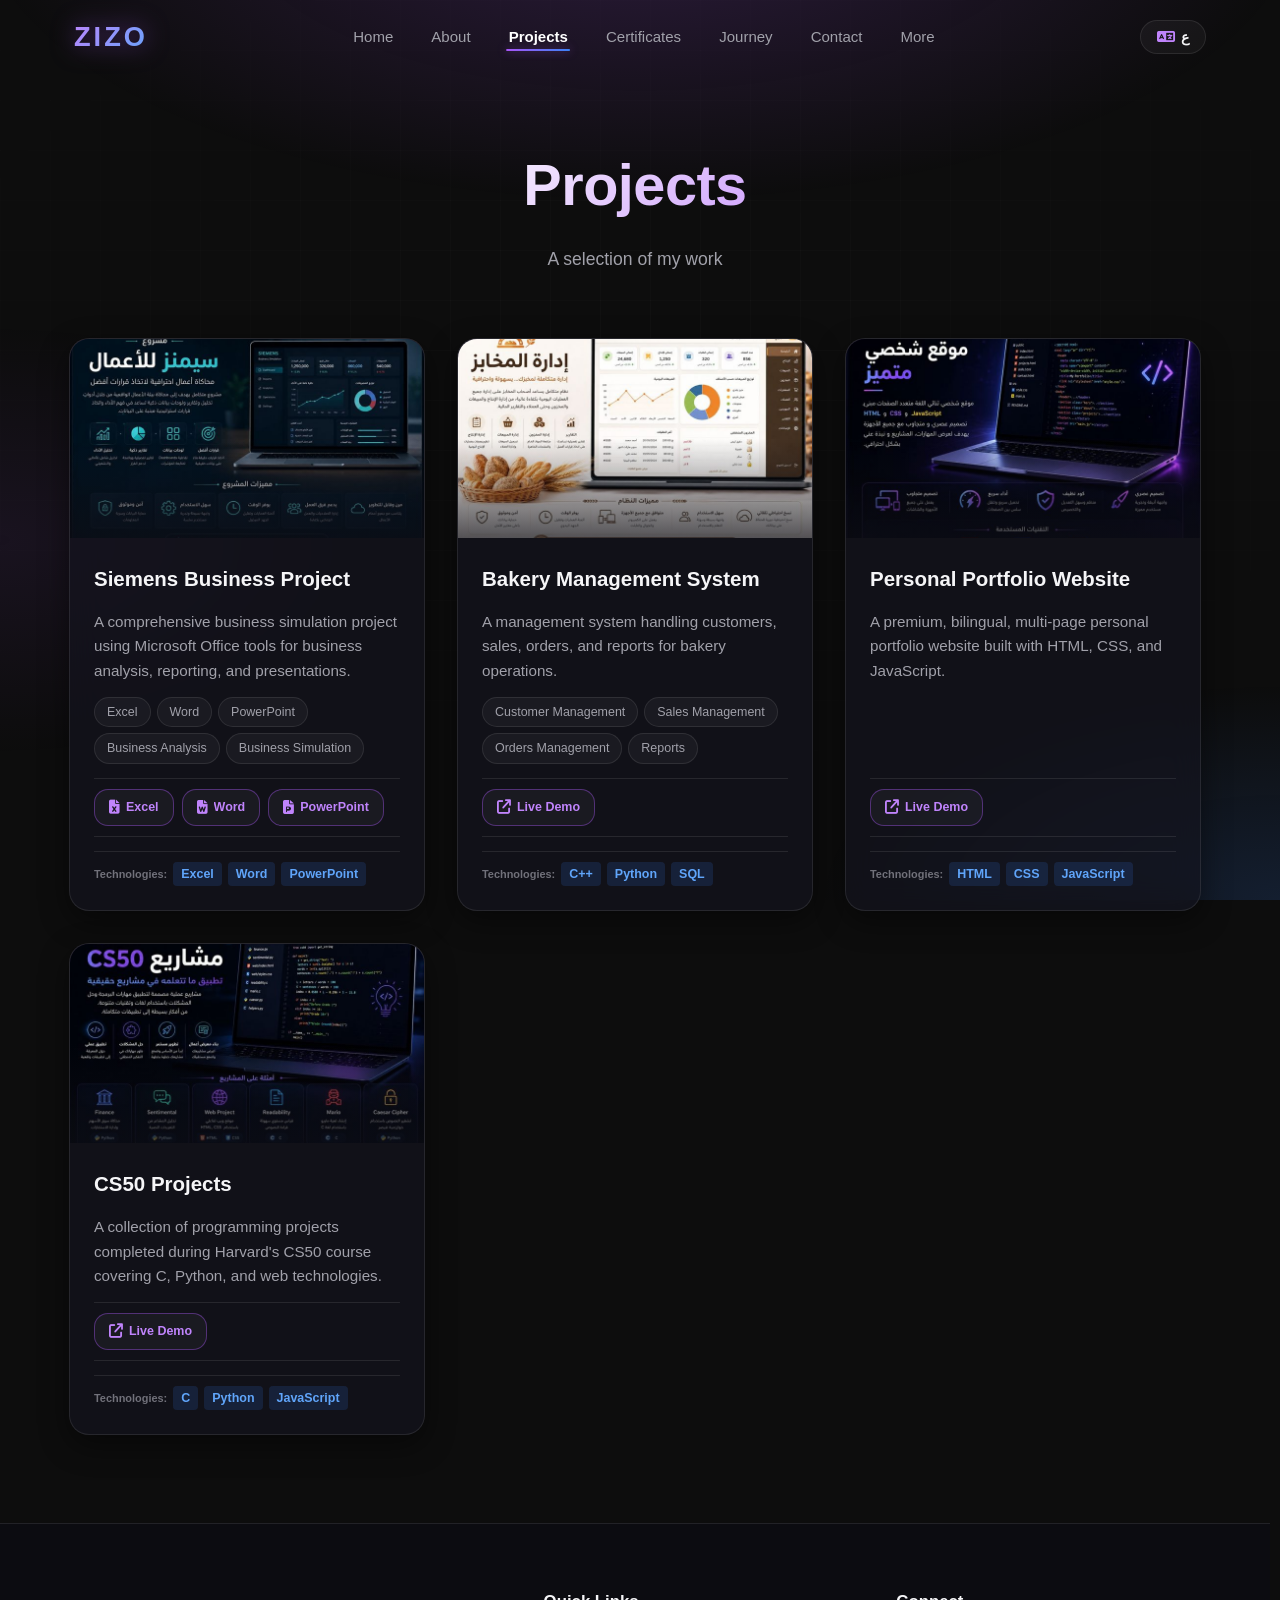
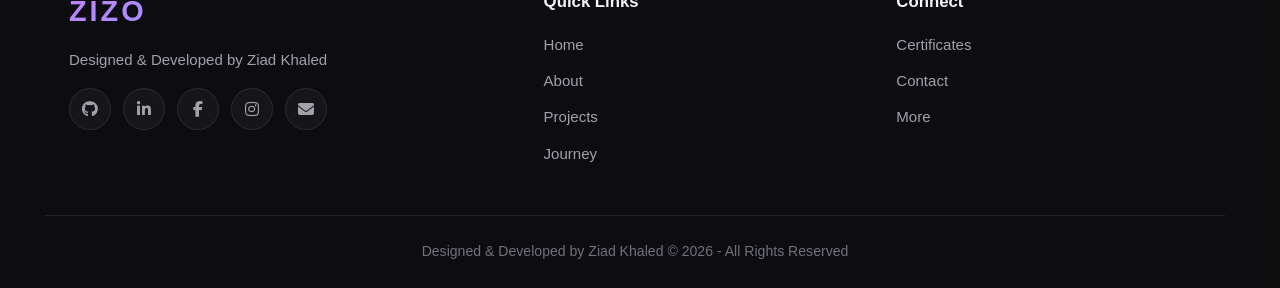
<file: projects.html>
<!DOCTYPE html>
<html lang="en" dir="ltr">
<head>
  <meta charset="UTF-8">
  <meta name="viewport" content="width=device-width, initial-scale=1.0, viewport-fit=cover">
  <meta name="description" content="Projects by Ziad Khaled - Siemens Business Project, Bakery Management System, Portfolio Website, CS50 Projects.">
  <meta name="author" content="Ziad Khaled">
  <meta name="theme-color" content="#0D0D0D">
  <meta property="og:title" content="ZIZO | Projects - Ziad Khaled">
  <meta property="og:description" content="Projects by Ziad Khaled - Siemens Business Project, Bakery Management System, Portfolio Website, CS50 Projects.">
  <meta property="og:type" content="website">
  <meta property="og:url" content="https://ziadx6.github.io/zizo/projects.html">
  <meta property="og:site_name" content="ZIZO | Ziad Khaled">
  <meta property="og:image" content="https://ziadx6.github.io/zizo/assets/og-preview.jpg">
  <meta property="og:image:type" content="image/jpeg">
  <meta property="og:image:width" content="936">
  <meta property="og:image:height" content="1024">
  <meta name="twitter:card" content="summary_large_image">
  <meta name="twitter:title" content="ZIZO | Projects - Ziad Khaled">
  <meta name="twitter:description" content="Projects by Ziad Khaled - Siemens Business Project, Bakery Management System, Portfolio Website, CS50 Projects.">
  <meta name="twitter:image" content="https://ziadx6.github.io/zizo/assets/og-preview.jpg">
  <title>ZIZO | Projects</title>
  
  <!-- Immediate Pre-Render Direction Init (Eliminates RTL/LTR FOUC and scrollbar edge jumping) -->
  <script>
    (function(){
      try {
        var l = localStorage.getItem('zizo_lang');
        if (l === 'ar') {
          document.documentElement.setAttribute('dir', 'rtl');
          document.documentElement.setAttribute('lang', 'ar');
        } else {
          document.documentElement.setAttribute('dir', 'ltr');
          document.documentElement.setAttribute('lang', 'en');
        }
        var d = sessionStorage.getItem('zizo_nav_dir');
        if (d === 'next' || d === 'prev') {
          document.documentElement.classList.add('page-arriving-' + d);
        }
      } catch(e) {}
    })();
  </script>

  <!-- Security Headers & Content Security Policy -->
  <meta http-equiv="Content-Security-Policy" content="default-src 'self'; script-src 'self' 'unsafe-inline' https://cdnjs.cloudflare.com https://cdn.jsdelivr.net; style-src 'self' 'unsafe-inline' https://fonts.googleapis.com https://cdnjs.cloudflare.com; font-src 'self' https://fonts.gstatic.com https://cdnjs.cloudflare.com; img-src 'self' data:; connect-src 'self' https://api.web3forms.com; object-src 'none'; base-uri 'self'; form-action 'self' https://api.web3forms.com;">
  <meta http-equiv="X-Content-Type-Options" content="nosniff">
  <meta http-equiv="X-Frame-Options" content="DENY">
  <meta name="referrer" content="strict-origin-when-cross-origin">
  <meta http-equiv="Permissions-Policy" content="camera=(), microphone=(), geolocation=(), payment=()">

  <!-- Preconnect and Fonts -->
  <link rel="preconnect" href="https://fonts.googleapis.com">
  <link rel="preconnect" href="https://fonts.gstatic.com" crossorigin>
  <link rel="stylesheet" href="https://fonts.googleapis.com/css2?family=Inter:wght@400;500;600;700;800&family=Space+Grotesk:wght@500;600;700;800&family=Cairo:wght@400;600;700;800&display=swap">
  
  <!-- FontAwesome -->
  <link rel="stylesheet" href="https://cdnjs.cloudflare.com/ajax/libs/font-awesome/6.5.1/css/all.min.css">

  <link rel="stylesheet" href="css/style.css?v=20261113">
  <link rel="stylesheet" href="css/animations.css?v=20261113">
  <link rel="stylesheet" href="css/responsive.css?v=20261113">
  <link rel="stylesheet" href="css/themes.css?v=20261113">
</head>
<body>
  <nav class="navbar">
    <div class="nav-inner container">
      <a href="index.html" class="nav-logo">ZIZO</a>
      <ul class="nav-links">
        <li><a href="index.html" data-i18n="nav.home">Home</a></li>
        <li><a href="about.html" data-i18n="nav.about">About</a></li>
        <li><a href="projects.html" data-i18n="nav.projects">Projects</a></li>
        <li><a href="certificates.html" data-i18n="nav.certificates">Certificates</a></li>
        <li><a href="journey.html" data-i18n="nav.journey">Journey</a></li>
        <li><a href="contact.html" data-i18n="nav.contact">Contact</a></li>
        <li><a href="more.html" data-i18n="nav.more">More</a></li>
      </ul>
      <div class="nav-right">
        <button class="lang-switch" aria-label="Switch language"><i class="fa-solid fa-language"></i><span>ع</span></button>
        <button class="nav-toggle" aria-label="Toggle menu"><span></span><span></span><span></span></button>
      </div>
    </div>
  </nav>

  <main>
    <div class="page page-fade container">
      <div class="page-header reveal">
        <h1 class="page-title" data-i18n="projects.title">Projects</h1>
        <p class="page-subtitle" data-i18n="projects.subtitle">A selection of my work</p>
      </div>
      <div class="projects-grid" id="projectsGrid"></div>
    </div>
  </main>

  <footer class="footer">
    <div class="footer-inner container">
      <div class="footer-brand">
        <div class="logo">ZIZO</div>
        <p data-i18n="footer.designedBy">Designed &amp; Developed by Ziad Khaled</p>
        <div class="footer-social" style="margin-top:16px">
          <a href="https://github.com/ziadx6" target="_blank" rel="noopener noreferrer" aria-label="GitHub"><i class="fa-brands fa-github"></i></a>
          <a href="https://www.linkedin.com/in/ziad-khalid-x6" target="_blank" rel="noopener noreferrer" aria-label="LinkedIn"><i class="fa-brands fa-linkedin-in"></i></a>
          <a href="https://www.facebook.com/Ziad.x6" target="_blank" rel="noopener noreferrer" aria-label="Facebook"><i class="fa-brands fa-facebook-f"></i></a>
          <a href="https://www.instagram.com/ziad.x6" target="_blank" rel="noopener noreferrer" aria-label="Instagram"><i class="fa-brands fa-instagram"></i></a>
          <a href="mailto:ziad.khalid.x6@gmail.com" aria-label="Email"><i class="fa-solid fa-envelope"></i></a>
        </div>
      </div>
      <div class="footer-col">
        <h4 data-i18n="footer.quickLinks">Quick Links</h4>
        <ul>
          <li><a href="index.html" data-i18n="nav.home">Home</a></li>
          <li><a href="about.html" data-i18n="nav.about">About</a></li>
          <li><a href="projects.html" data-i18n="nav.projects">Projects</a></li>
          <li><a href="journey.html" data-i18n="nav.journey">Journey</a></li>
        </ul>
      </div>
      <div class="footer-col">
        <h4 data-i18n="footer.connect">Connect</h4>
        <ul>
          <li><a href="certificates.html" data-i18n="nav.certificates">Certificates</a></li>
          <li><a href="contact.html" data-i18n="nav.contact">Contact</a></li>
          <li><a href="more.html" data-i18n="nav.more">More</a></li>
        </ul>
      </div>
    </div>
    <div class="footer-bottom container">
      <span data-i18n="footer.designedBy">Designed &amp; Developed by Ziad Khaled</span> &copy; <span id="year"></span> - <span data-i18n="footer.rights">All Rights Reserved</span>
    </div>
  </footer>

  <script src="js/security.js" defer></script>
  <script src="js/storage.js" defer></script>
  <script src="js/translations.js?v=20261113" defer></script>
  <script src="js/language.js?v=20261113" defer></script>
  <script src="js/certificates.js?v=20261113" defer></script>
  <script src="js/main.js?v=20261113" defer></script>
  <script>
    document.addEventListener('DOMContentLoaded', () => {
      const yearEl = document.getElementById('year');
      if (yearEl) yearEl.textContent = new Date().getFullYear();
    });
  </script>
</body>
</html>
</file>
<file: css/style.css>
:root {
  --bg: #0D0D0D;
  --bg-soft: #141414;
  --bg-card: rgba(20, 20, 32, 0.65);
  --surface: rgba(255, 255, 255, 0.04);
  --surface-hover: rgba(255, 255, 255, 0.08);

  --purple: #A855F7;
  --purple-bright: #C084FC;
  --purple-neon: #B15CFF;
  --purple-glow: rgba(168, 85, 247, 0.55);
  --purple-soft: rgba(168, 85, 247, 0.15);

  --blue: #3B82F6;
  --blue-bright: #60A5FA;
  --blue-glow: rgba(59, 130, 246, 0.5);
  --blue-soft: rgba(59, 130, 246, 0.15);

  --text: #F5F5F7;
  --text-muted: #A1A1AA;
  --text-dim: #71717A;

  --border: rgba(255, 255, 255, 0.09);
  --border-glow: rgba(168, 85, 247, 0.4);

  --success: #22C55E;
  --warning: #F59E0B;
  --error: #EF4444;

  --radius-sm: 8px;
  --radius: 14px;
  --radius-lg: 20px;
  --radius-xl: 28px;

  --glass-blur: 16px;

  --shadow-sm: 0 4px 12px rgba(0, 0, 0, 0.3);
  --shadow: 0 10px 30px rgba(0, 0, 0, 0.45);
  --shadow-lg: 0 20px 60px rgba(0, 0, 0, 0.55);
  --shadow-neon: 0 0 24px rgba(168, 85, 247, 0.35);

  --space-1: 8px;
  --space-2: 16px;
  --space-3: 24px;
  --space-4: 32px;
  --space-5: 48px;
  --space-6: 64px;
  --space-7: 88px;
  --space-8: 120px;

  --font-sans: 'Inter', 'Cairo', -apple-system, BlinkMacSystemFont, 'Segoe UI', sans-serif;
  --font-display: 'Space Grotesk', 'Cairo', sans-serif;

  --header-h: 74px;
  --max-w: 1240px;
  --transition: 0.3s cubic-bezier(0.4, 0, 0.2, 1);
  --transition-slow: 0.6s cubic-bezier(0.4, 0, 0.2, 1);
}

* {
  margin: 0;
  padding: 0;
  box-sizing: border-box;
}

html {
  scroll-behavior: smooth;
  -webkit-text-size-adjust: 100%;
  scrollbar-width: thin;
  scrollbar-color: rgba(168, 85, 247, 0.4) var(--bg);
  scrollbar-gutter: stable;
  overflow-x: clip;
}

body {
  font-family: var(--font-sans);
  background: var(--bg);
  color: var(--text);
  line-height: 1.65;
  overflow-x: clip;
  width: 100%;
  min-height: 100vh;
  position: relative;
  -webkit-font-smoothing: antialiased;
  -moz-osx-font-smoothing: grayscale;
  text-rendering: optimizeLegibility;
}

body.no-scroll {
  overflow: hidden;
}

body::before {
  content: '';
  position: fixed;
  inset: 0;
  background:
    radial-gradient(ellipse 80% 50% at 50% -10%, rgba(168, 85, 247, 0.2), transparent 65%),
    radial-gradient(ellipse 60% 40% at 100% 100%, rgba(59, 130, 246, 0.15), transparent 60%),
    radial-gradient(ellipse 50% 40% at 0% 60%, rgba(168, 85, 247, 0.08), transparent 60%);
  z-index: -2;
  pointer-events: none;
  transform: translateZ(0);
}

body::after {
  content: '';
  position: fixed;
  inset: 0;
  background-image:
    linear-gradient(rgba(255, 255, 255, 0.018) 1px, transparent 1px),
    linear-gradient(90deg, rgba(255, 255, 255, 0.018) 1px, transparent 1px);
  background-size: 50px 50px;
  z-index: -1;
  pointer-events: none;
  mask-image: radial-gradient(ellipse 100% 80% at 50% 40%, black, transparent 80%);
  -webkit-mask-image: radial-gradient(ellipse 100% 80% at 50% 40%, black, transparent 80%);
  transform: translateZ(0);
}

/* ============ REUSABLE CONTAINER ============ */
.container {
  width: 100%;
  max-width: var(--max-w);
  margin: 0 auto;
  padding: 0 var(--space-3);
}

a {
  color: inherit;
  text-decoration: none;
}

ul {
  list-style: none;
}

img {
  max-width: 100%;
  display: block;
}

button {
  font-family: inherit;
  cursor: pointer;
  border: none;
  background: none;
}

input,
textarea {
  font-family: inherit;
}

::selection {
  background: var(--purple-glow);
  color: #fff;
}

::-webkit-scrollbar {
  width: 8px;
  height: 8px;
}

::-webkit-scrollbar-track {
  background: var(--bg);
}

::-webkit-scrollbar-thumb {
  background: rgba(168, 85, 247, 0.35);
  border-radius: 99px;
  border: 2px solid var(--bg);
  transition: background var(--transition);
}

::-webkit-scrollbar-thumb:hover {
  background: var(--purple-bright);
}

/* ============ LOADING SCREEN ============ */
.loading-screen {
  position: fixed;
  inset: 0;
  z-index: 10000;
  background: var(--bg);
  display: flex;
  flex-direction: column;
  align-items: center;
  justify-content: center;
  gap: 28px;
  transition: opacity 0.6s ease, visibility 0.6s ease;
}

.loading-screen.hidden {
  opacity: 0;
  visibility: hidden;
  pointer-events: none;
}

.loading-brand {
  font-family: var(--font-display);
  font-size: clamp(3.2rem, 10vw, 5.5rem);
  font-weight: 800;
  letter-spacing: 6px;
  background: linear-gradient(135deg, var(--purple-bright), var(--blue-bright));
  -webkit-background-clip: text;
  background-clip: text;
  color: transparent;
  filter: drop-shadow(0 0 28px var(--purple-glow));
  animation: pulseGlow 2s ease-in-out infinite;
}

.loading-text {
  color: var(--text-muted);
  font-size: 0.95rem;
  letter-spacing: 1px;
  text-transform: uppercase;
}

.loading-bar {
  width: min(260px, 70vw);
  height: 4px;
  background: rgba(255, 255, 255, 0.08);
  border-radius: 99px;
  overflow: hidden;
}

.loading-bar-fill {
  height: 100%;
  width: 100%;
  transform-origin: left;
  transform: scaleX(0);
  background: linear-gradient(90deg, var(--purple), var(--blue));
  border-radius: 99px;
  animation: loadFill 1.6s ease-in-out forwards;
  box-shadow: 0 0 12px var(--purple-glow);
}

/* ============ INTRO SCREEN ============ */
.intro-screen {
  position: fixed;
  inset: 0;
  z-index: 9000;
  background: radial-gradient(ellipse at center, #15101f 0%, var(--bg) 70%);
  display: flex;
  flex-direction: column;
  align-items: center;
  justify-content: center;
  gap: 32px;
  padding: var(--space-3);
  transition: opacity 0.7s ease, visibility 0.7s ease;
}

.intro-screen.hidden {
  opacity: 0;
  visibility: hidden;
  pointer-events: none;
}

#particles-intro {
  position: absolute;
  inset: 0;
  z-index: 0;
}

.intro-inner {
  position: relative;
  z-index: 2;
  display: flex;
  flex-direction: column;
  align-items: center;
  gap: 28px;
  text-align: center;
}

.intro-profile {
  width: 140px;
  height: 140px;
  border-radius: 50%;
  background: linear-gradient(135deg, var(--purple), var(--blue));
  padding: 4px;
  animation: float 4s ease-in-out infinite;
  box-shadow: 0 0 50px var(--purple-glow);
}

.intro-profile img {
  width: 100%;
  height: 100%;
  border-radius: 50%;
  object-fit: cover;
  background: var(--bg-soft);
}

.intro-brand {
  font-family: var(--font-display);
  font-size: clamp(3.5rem, 12vw, 6rem);
  font-weight: 800;
  letter-spacing: 8px;
  background: linear-gradient(135deg, var(--purple-bright), var(--blue-bright));
  -webkit-background-clip: text;
  background-clip: text;
  color: transparent;
  filter: drop-shadow(0 0 32px var(--purple-glow));
  line-height: 1;
}

.intro-underline {
  width: min(340px, 80%);
  height: 3px;
  transform-origin: center;
  transform: scaleX(0);
  background: linear-gradient(90deg, var(--purple), var(--blue));
  border-radius: 99px;
  box-shadow: 0 0 16px var(--purple-glow);
  animation: underlineGrow 1.4s ease 0.4s forwards;
}

.intro-typed {
  font-size: clamp(1.1rem, 3.5vw, 1.6rem);
  color: var(--text);
  min-height: 2.4em;
  font-weight: 500;
  display: flex;
  align-items: center;
  justify-content: center;
  flex-wrap: wrap;
  gap: 4px;
}

.intro-typed .cursor {
  display: inline-block;
  width: 3px;
  height: 1.2em;
  background: var(--purple-bright);
  margin-inline-start: 4px;
  animation: blink 0.9s step-end infinite;
  box-shadow: 0 0 8px var(--purple-glow);
}

.intro-enter {
  margin-top: 12px;
  padding: 16px 44px;
  font-size: 1.05rem;
  font-weight: 600;
  letter-spacing: 1px;
  color: #fff;
  border-radius: 99px;
  background: linear-gradient(135deg, var(--purple), var(--blue));
  box-shadow: 0 8px 30px var(--purple-glow);
  transition: transform var(--transition), box-shadow var(--transition);
  position: relative;
  overflow: hidden;
}

.intro-enter::before {
  content: '';
  position: absolute;
  inset: 0;
  background: linear-gradient(135deg, var(--blue), var(--purple));
  opacity: 0;
  transition: opacity var(--transition);
}

.intro-enter span {
  position: relative;
  z-index: 1;
}

.intro-enter:hover {
  transform: scale(1.06);
  box-shadow: 0 12px 44px var(--purple-glow), 0 0 24px var(--blue-glow);
}

.intro-enter:hover::before {
  opacity: 1;
}

.intro-lang {
  margin-top: 4px;
  padding: 8px 16px;
  font-size: 0.8rem;
  opacity: 0.8;
  border: 1px solid var(--border);
  background: var(--surface);
}

.intro-lang:hover {
  opacity: 1;
}

/* ============ NAVBAR ============ */
.navbar {
  position: fixed;
  top: 0;
  left: 0;
  right: 0;
  height: var(--header-h);
  z-index: 1000;
  display: flex;
  align-items: center;
  transition: background var(--transition), box-shadow var(--transition), backdrop-filter var(--transition);
}

.navbar.scrolled {
  background: rgba(13, 13, 20, 0.78);
  backdrop-filter: blur(20px);
  -webkit-backdrop-filter: blur(20px);
  box-shadow: 0 4px 30px rgba(0, 0, 0, 0.5);
  border-bottom: 1px solid var(--border);
}

.nav-inner {
  width: 100%;
  max-width: var(--max-w);
  margin: 0 auto;
  padding: 0 var(--space-3);
  display: flex;
  align-items: center;
  justify-content: space-between;
  gap: var(--space-3);
}

.nav-logo {
  font-family: var(--font-display);
  font-size: 1.7rem;
  font-weight: 800;
  letter-spacing: 3px;
  background: linear-gradient(135deg, var(--purple-bright), var(--blue-bright));
  -webkit-background-clip: text;
  background-clip: text;
  color: transparent;
  filter: drop-shadow(0 0 12px var(--purple-glow));
  transition: filter var(--transition);
}

.nav-logo:hover {
  filter: drop-shadow(0 0 20px var(--purple-glow));
}

.nav-links {
  display: flex;
  align-items: center;
  gap: 6px;
}

.nav-links a {
  position: relative;
  padding: 8px 16px;
  font-size: 0.94rem;
  font-weight: 500;
  color: var(--text-muted);
  border-radius: var(--radius-sm);
  transition: color var(--transition), background var(--transition);
}

.nav-links a::after {
  content: '';
  position: absolute;
  bottom: 2px;
  left: 50%;
  transform: translateX(-50%) scaleX(0);
  width: 70%;
  height: 2px;
  background: linear-gradient(90deg, var(--purple), var(--blue));
  border-radius: 99px;
  transition: transform var(--transition);
  box-shadow: 0 0 8px var(--purple-glow);
  transform-origin: center;
}

.nav-links a:hover {
  color: var(--text);
}

.nav-links a:hover::after,
.nav-links a.active::after {
  transform: translateX(-50%) scaleX(1);
}

.nav-links a.active {
  color: #fff;
  font-weight: 600;
}

.nav-right {
  display: flex;
  align-items: center;
  gap: 12px;
}

.lang-switch {
  display: flex;
  align-items: center;
  gap: 6px;
  padding: 8px 16px;
  border-radius: 99px;
  border: 1px solid var(--border);
  background: var(--surface);
  color: var(--text);
  font-size: 0.88rem;
  font-weight: 600;
  transition: border-color var(--transition), background var(--transition), box-shadow var(--transition), transform var(--transition);
}

.lang-switch:hover {
  border-color: var(--border-glow);
  background: var(--purple-soft);
  box-shadow: var(--shadow-neon);
  transform: translateY(-1px);
}

.lang-switch i {
  font-size: 0.92rem;
  color: var(--purple-bright);
}

.nav-toggle {
  display: none;
  flex-direction: column;
  justify-content: center;
  align-items: center;
  gap: 5px;
  width: 44px;
  height: 44px;
  padding: 8px;
  border-radius: var(--radius-sm);
  background: var(--surface);
  border: 1px solid var(--border);
  cursor: pointer;
  transition: background var(--transition), border-color var(--transition);
}

.nav-toggle:hover {
  background: var(--surface-hover);
  border-color: var(--border-glow);
}

.nav-toggle span {
  width: 22px;
  height: 2px;
  background: var(--text);
  border-radius: 2px;
  transition: transform var(--transition), opacity var(--transition);
}

.nav-toggle.active span:nth-child(1) {
  transform: translateY(7px) rotate(45deg);
}

.nav-toggle.active span:nth-child(2) {
  opacity: 0;
}

.nav-toggle.active span:nth-child(3) {
  transform: translateY(-7px) rotate(-45deg);
}

.nav-backdrop {
  position: fixed;
  inset: 0;
  background: rgba(0, 0, 0, 0.7);
  backdrop-filter: blur(8px);
  -webkit-backdrop-filter: blur(8px);
  z-index: 998;
  opacity: 0;
  visibility: hidden;
  transition: opacity var(--transition), visibility var(--transition);
}

.nav-backdrop.active {
  opacity: 1;
  visibility: visible;
}

/* ============ MAIN LAYOUT ============ */
main {
  padding-top: var(--header-h);
}

.page {
  max-width: var(--max-w);
  margin: 0 auto;
  padding: var(--space-6) var(--space-3) var(--space-7);
}

.page-header {
  text-align: center;
  margin-bottom: var(--space-6);
}

.page-title {
  font-family: var(--font-display);
  font-size: clamp(2.4rem, 6vw, 3.6rem);
  font-weight: 800;
  margin-bottom: 12px;
  letter-spacing: -0.5px;
  background: linear-gradient(135deg, #FFFFFF 30%, var(--purple-bright) 75%, var(--blue-bright) 100%);
  -webkit-background-clip: text;
  background-clip: text;
  color: transparent;
}

.page-subtitle {
  color: var(--text-muted);
  font-size: 1.1rem;
}

/* ============ HERO (HOME) ============ */
.hero {
  min-height: calc(100vh - var(--header-h));
  display: flex;
  align-items: center;
  justify-content: center;
  padding: var(--space-6) var(--space-3);
  position: relative;
}

.hero-inner {
  max-width: var(--max-w);
  display: grid;
  grid-template-columns: 1.15fr 0.85fr;
  gap: var(--space-6);
  align-items: center;
  width: 100%;
}

.hero-text {
  text-align: start;
}

.hero-greeting {
  display: inline-flex;
  align-items: center;
  gap: 8px;
  padding: 8px 18px;
  border-radius: 99px;
  background: var(--purple-soft);
  border: 1px solid var(--border-glow);
  color: var(--purple-bright);
  font-size: 0.9rem;
  font-weight: 600;
  margin-bottom: var(--space-3);
  backdrop-filter: blur(10px);
  -webkit-backdrop-filter: blur(10px);
}

.hero-greeting i {
  font-size: 0.85rem;
}

.hero-name {
  font-family: var(--font-display);
  font-size: clamp(2.8rem, 6.5vw, 4.6rem);
  font-weight: 800;
  line-height: 1.12;
  margin-bottom: var(--space-2);
  letter-spacing: -0.5px;
  background: linear-gradient(135deg, #FFFFFF 20%, var(--purple-bright) 65%, var(--blue-bright) 100%);
  -webkit-background-clip: text;
  background-clip: text;
  color: transparent;
  filter: drop-shadow(0 2px 20px rgba(168, 85, 247, 0.3));
}

.hero-typed {
  font-size: clamp(1.25rem, 3.5vw, 1.8rem);
  font-weight: 600;
  color: var(--purple-bright);
  min-height: 2em;
  margin-bottom: var(--space-3);
  text-shadow: 0 0 20px var(--purple-glow);
  display: flex;
  align-items: center;
  flex-wrap: wrap;
  gap: 4px;
}

.hero-typed .cursor {
  display: inline-block;
  width: 3px;
  height: 1.1em;
  background: var(--purple-bright);
  margin-inline-start: 4px;
  animation: blink 0.9s step-end infinite;
  box-shadow: 0 0 8px var(--purple-glow);
}

.hero-intro {
  color: var(--text-muted);
  font-size: 1.08rem;
  max-width: 580px;
  line-height: 1.8;
  margin-bottom: var(--space-4);
}

.hero-cta {
  display: inline-flex;
  align-items: center;
  gap: 12px;
  padding: 15px 36px;
  border-radius: 99px;
  font-weight: 600;
  font-size: 1.02rem;
  color: #fff;
  background: linear-gradient(135deg, var(--purple), var(--blue));
  box-shadow: 0 8px 30px var(--purple-glow);
  transition: transform var(--transition), box-shadow var(--transition);
}

.hero-cta:hover {
  transform: translateY(-3px);
  box-shadow: 0 14px 44px var(--purple-glow), 0 0 24px var(--blue-glow);
}

.hero-visual {
  display: flex;
  justify-content: center;
  align-items: center;
  position: relative;
  perspective: 1000px;
}

.hero-profile {
  width: min(380px, 82vw);
  aspect-ratio: 1;
  border-radius: 36px;
  background: linear-gradient(135deg, rgba(168, 85, 247, 0.6), rgba(59, 130, 246, 0.6));
  padding: 4px;
  position: relative;
  box-shadow: 0 0 50px rgba(168, 85, 247, 0.45), 0 20px 50px rgba(0, 0, 0, 0.6);
  animation: float 5s ease-in-out infinite;
  transition: transform 0.4s cubic-bezier(0.34, 1.56, 0.64, 1), box-shadow 0.4s ease;
  z-index: 2;
  transform: translateZ(0);
  will-change: transform;
}

.hero-profile:hover {
  transform: translate3d(0, -8px, 0) scale(1.02);
  box-shadow: 0 0 70px rgba(168, 85, 247, 0.6), 0 0 40px rgba(59, 130, 246, 0.4), 0 25px 60px rgba(0, 0, 0, 0.7);
}

.hero-profile .rotating-border {
  position: absolute;
  inset: -14px;
  border-radius: 44px;
  padding: 2px;
  background: linear-gradient(135deg, var(--purple-bright), transparent 40%, var(--blue-bright) 70%, transparent);
  -webkit-mask: linear-gradient(#fff 0 0) content-box, linear-gradient(#fff 0 0);
  -webkit-mask-composite: xor;
  mask-composite: exclude;
  animation: borderRotate 12s linear infinite;
  pointer-events: none;
  opacity: 0.85;
  will-change: transform;
}

.hero-profile img {
  width: 100%;
  height: 100%;
  border-radius: 32px;
  object-fit: cover;
  background: var(--bg-soft);
  display: block;
  transition: transform 0.5s ease;
}

.hero-profile:hover img {
  transform: scale(1.02);
}

.hero-orb {
  position: absolute;
  border-radius: 50%;
  filter: blur(50px);
  z-index: 1;
  pointer-events: none;
  transform: translateZ(0);
  will-change: transform;
}

.hero-orb.one {
  width: 220px;
  height: 220px;
  background: rgba(168, 85, 247, 0.45);
  top: -20px;
  right: -20px;
  animation: heroOrbFloat1 8s ease-in-out infinite;
}

.hero-orb.two {
  width: 200px;
  height: 200px;
  background: rgba(59, 130, 246, 0.4);
  bottom: -20px;
  left: -20px;
  animation: heroOrbFloat2 9s ease-in-out infinite;
}

/* ============ QUICK STATS ============ */
.stats {
  display: grid;
  grid-template-columns: repeat(3, 1fr);
  gap: var(--space-3);
  margin: var(--space-6) auto;
  max-width: var(--max-w);
  padding: 0 var(--space-3);
  width: 100%;
}

.stat-card {
  text-align: center;
  padding: var(--space-4) var(--space-3);
  border-radius: var(--radius-lg);
  background: var(--bg-card);
  border: 1px solid var(--border);
  backdrop-filter: blur(var(--glass-blur));
  -webkit-backdrop-filter: blur(var(--glass-blur));
  transition: transform var(--transition), border-color var(--transition), box-shadow var(--transition);
  position: relative;
  overflow: hidden;
}

.stat-card::before {
  content: '';
  position: absolute;
  top: 0;
  left: 0;
  right: 0;
  height: 2px;
  background: linear-gradient(90deg, transparent, var(--purple-bright), var(--blue-bright), transparent);
  opacity: 0;
  transition: opacity var(--transition);
}

.stat-card:hover {
  transform: translateY(-6px);
  border-color: var(--border-glow);
  box-shadow: 0 12px 30px rgba(0, 0, 0, 0.4), var(--shadow-neon);
}

.stat-card:hover::before {
  opacity: 1;
}

.stat-number {
  font-family: var(--font-display);
  font-size: clamp(2.2rem, 4.5vw, 3.2rem);
  font-weight: 700;
  background: linear-gradient(135deg, var(--purple-bright), var(--blue-bright));
  -webkit-background-clip: text;
  background-clip: text;
  color: transparent;
  line-height: 1;
  filter: drop-shadow(0 0 12px rgba(168, 85, 247, 0.35));
}

.stat-label {
  color: var(--text-muted);
  font-size: 0.95rem;
  font-weight: 500;
  margin-top: 8px;
}

/* ============ SECTION ============ */
.section {
  padding: var(--space-6) var(--space-3);
  max-width: var(--max-w);
  margin: 0 auto;
  content-visibility: auto;
  contain-intrinsic-size: 0 450px;
}

.section-head {
  text-align: center;
  margin-bottom: var(--space-5);
}

.section-head h2 {
  font-family: var(--font-display);
  font-size: clamp(1.9rem, 5vw, 2.7rem);
  font-weight: 800;
  margin-bottom: 8px;
  background: linear-gradient(135deg, #FFFFFF 30%, var(--purple-bright) 75%, var(--blue-bright) 100%);
  -webkit-background-clip: text;
  background-clip: text;
  color: transparent;
}

.section-head p {
  color: var(--text-muted);
  font-size: 1.02rem;
}

.section-head .view-all {
  display: inline-flex;
  align-items: center;
  gap: 8px;
  margin-top: var(--space-2);
  color: var(--purple-bright);
  font-weight: 600;
  font-size: 0.98rem;
  transition: gap var(--transition), color var(--transition);
}

.section-head .view-all:hover {
  gap: 12px;
  color: #fff;
  text-shadow: 0 0 12px var(--purple-glow);
}

/* ============ GLASS CARD ============ */
.glass-card {
  background: var(--bg-card);
  border: 1px solid var(--border);
  border-radius: var(--radius-lg);
  backdrop-filter: blur(var(--glass-blur));
  -webkit-backdrop-filter: blur(var(--glass-blur));
  box-shadow: var(--shadow);
}

/* ============ ABOUT ============ */
.about-bio {
  font-size: 1.15rem;
  line-height: 1.85;
  color: var(--text);
  max-width: 860px;
  margin: 0 auto var(--space-6);
  text-align: center;
  padding: var(--space-4);
}

.about-grid {
  display: grid;
  grid-template-columns: repeat(auto-fit, minmax(min(260px, 100%), 1fr));
  gap: var(--space-3);
}

.about-card {
  padding: var(--space-4);
  transition: transform var(--transition), border-color var(--transition), box-shadow var(--transition);
}

.about-card:hover {
  transform: translateY(-6px);
  border-color: var(--border-glow);
  box-shadow: var(--shadow-neon);
}

.about-card .icon {
  width: 54px;
  height: 54px;
  border-radius: var(--radius);
  display: flex;
  align-items: center;
  justify-content: center;
  background: linear-gradient(135deg, var(--purple-soft), var(--blue-soft));
  border: 1px solid var(--border-glow);
  color: var(--purple-bright);
  font-size: 1.45rem;
  margin-bottom: var(--space-3);
}

.about-card h3 {
  font-size: 1.25rem;
  margin-bottom: 10px;
  font-weight: 600;
}

.about-card p {
  color: var(--text-muted);
  line-height: 1.65;
}

/* ============ SKELETON LOADING ============ */
.skeleton-card {
  position: relative;
  overflow: hidden;
  display: flex;
  flex-direction: column;
  background: var(--bg-card);
  border: 1px solid var(--border);
  border-radius: var(--radius-lg);
  backdrop-filter: blur(var(--glass-blur));
  -webkit-backdrop-filter: blur(var(--glass-blur));
  min-height: 280px;
}

.skeleton-shimmer {
  background: linear-gradient(
    90deg,
    rgba(255, 255, 255, 0.03) 0%,
    rgba(255, 255, 255, 0.1) 50%,
    rgba(255, 255, 255, 0.03) 100%
  );
  background-size: 200% 100%;
  animation: skeletonShimmer 1.8s ease-in-out infinite;
  border-radius: var(--radius-sm);
}

.skeleton-img {
  width: 100%;
  aspect-ratio: 16 / 9;
  border-top-left-radius: var(--radius-lg);
  border-top-right-radius: var(--radius-lg);
}

.cert-grid .skeleton-img {
  aspect-ratio: 4 / 3;
}

.skeleton-body {
  padding: var(--space-3);
  display: flex;
  flex-direction: column;
  gap: 12px;
  flex: 1;
}

.skeleton-title {
  height: 22px;
  width: 70%;
}

.skeleton-text {
  height: 14px;
  width: 90%;
}

.skeleton-text.short {
  width: 50%;
}

.skeleton-tags {
  display: flex;
  gap: 8px;
  margin-top: 4px;
}

.skeleton-tag {
  height: 22px;
  width: 55px;
  border-radius: 99px;
}

.skeleton-btn {
  height: 40px;
  width: 100%;
  border-radius: var(--radius);
  margin-top: auto;
}

/* ============ PROJECTS ============ */
.projects-grid {
  display: grid;
  grid-template-columns: repeat(auto-fill, minmax(min(320px, 100%), 1fr));
  gap: var(--space-4);
}

.project-card {
  overflow: hidden;
  display: flex;
  flex-direction: column;
  transition: transform var(--transition), border-color var(--transition), box-shadow var(--transition);
  animation: fadeInUp 0.5s ease backwards;
}

.project-card:hover {
  transform: translateY(-8px);
  border-color: var(--border-glow);
  box-shadow: 0 16px 36px rgba(0, 0, 0, 0.4), var(--shadow-neon);
}

.project-img {
  aspect-ratio: 16 / 9;
  background: linear-gradient(135deg, var(--purple-soft), var(--blue-soft));
  display: flex;
  align-items: center;
  justify-content: center;
  position: relative;
  overflow: hidden;
}

.project-img img {
  width: 100%;
  height: 100%;
  object-fit: cover;
  display: block;
  position: absolute;
  inset: 0;
  transition: transform 0.6s cubic-bezier(0.2, 0.8, 0.2, 1);
}

.project-card:hover .project-img img {
  transform: scale(1.06);
}

.project-img::after {
  content: '';
  position: absolute;
  inset: 0;
  background: linear-gradient(180deg, transparent 50%, rgba(13, 13, 20, 0.7));
  pointer-events: none;
}

.project-img i {
  font-size: 3rem;
  color: var(--purple-bright);
  filter: drop-shadow(0 0 14px var(--purple-glow));
  z-index: 1;
}

.project-body {
  padding: var(--space-3);
  display: flex;
  flex-direction: column;
  gap: 14px;
  flex: 1;
}

.project-body h3 {
  font-size: 1.28rem;
  font-weight: 700;
}

.project-body p {
  color: var(--text-muted);
  font-size: 0.95rem;
  line-height: 1.6;
  flex: 1;
}

.project-features {
  display: flex;
  flex-wrap: wrap;
  gap: 6px;
}

.project-features li {
  font-size: 0.78rem;
  padding: 4px 12px;
  border-radius: 99px;
  background: var(--surface);
  border: 1px solid var(--border);
  color: var(--text-muted);
}

.project-files {
  display: flex;
  flex-wrap: wrap;
  gap: 8px;
  padding-top: 10px;
  padding-bottom: 10px;
  border-top: 1px solid var(--border);
  border-bottom: 1px solid var(--border);
}

.project-file {
  display: inline-flex;
  align-items: center;
  gap: 6px;
  padding: 7px 14px;
  border-radius: var(--radius);
  background: var(--surface);
  border: 1px solid var(--border-glow);
  color: var(--purple-bright);
  font-size: 0.78rem;
  font-weight: 600;
  text-decoration: none;
  transition: all var(--transition);
  white-space: nowrap;
}

.project-file:hover {
  background: var(--purple-soft);
  border-color: var(--purple);
  box-shadow: 0 4px 14px var(--purple-glow);
  transform: translateY(-2px);
  color: #fff;
}

.project-file i {
  font-size: 0.88rem;
}

.project-file span {
  overflow: hidden;
  text-overflow: ellipsis;
  max-width: 140px;
}

.project-tech {
  display: flex;
  flex-wrap: wrap;
  align-items: center;
  gap: 6px;
  padding-top: 10px;
  border-top: 1px solid var(--border);
  font-size: 0.82rem;
}

.project-tech small {
  color: var(--text-dim);
  font-weight: 600;
}

.project-tech span {
  font-size: 0.78rem;
  color: var(--blue-bright);
  font-weight: 600;
  background: var(--blue-soft);
  padding: 2px 8px;
  border-radius: 4px;
}

/* ============ CERTIFICATES ============ */
.cert-toolbar {
  display: flex;
  flex-wrap: wrap;
  gap: var(--space-3);
  align-items: center;
  justify-content: space-between;
  margin-bottom: var(--space-5);
}

.cert-search {
  position: relative;
  flex: 1;
  min-width: 260px;
  max-width: 420px;
}

.cert-search i {
  position: absolute;
  top: 50%;
  transform: translateY(-50%);
  inset-inline-start: 16px;
  color: var(--text-dim);
  pointer-events: none;
}

.cert-search input {
  width: 100%;
  padding: 14px 18px 14px 46px;
  border-radius: 99px;
  background: var(--bg-card);
  border: 1px solid var(--border);
  color: var(--text);
  font-size: 0.95rem;
  transition: border-color var(--transition), box-shadow var(--transition);
}

[dir="rtl"] .cert-search input {
  padding: 14px 46px 14px 18px;
}

.cert-search input:focus {
  outline: none;
  border-color: var(--border-glow);
  box-shadow: var(--shadow-neon);
}

.cert-filters {
  display: flex;
  flex-wrap: wrap;
  gap: 8px;
}

.cert-filter {
  padding: 9px 20px;
  border-radius: 99px;
  background: var(--surface);
  border: 1px solid var(--border);
  color: var(--text-muted);
  font-size: 0.88rem;
  font-weight: 600;
  transition: all var(--transition);
}

.cert-filter:hover {
  color: var(--text);
  border-color: var(--border-glow);
}

.cert-filter.active {
  background: linear-gradient(135deg, var(--purple), var(--blue));
  border-color: transparent;
  color: #fff;
  box-shadow: 0 4px 18px var(--purple-glow);
}

.cert-grid {
  display: grid;
  grid-template-columns: repeat(auto-fill, minmax(min(280px, 100%), 1fr));
  gap: var(--space-4);
}

.cert-card {
  overflow: hidden;
  display: flex;
  flex-direction: column;
  transition: transform var(--transition), border-color var(--transition), box-shadow var(--transition);
  animation: fadeInUp 0.5s ease backwards;
}

.cert-card:hover {
  transform: translateY(-8px);
  border-color: var(--border-glow);
  box-shadow: 0 16px 36px rgba(0, 0, 0, 0.4), var(--shadow-neon);
}

.cert-img {
  aspect-ratio: 4 / 3;
  background: linear-gradient(135deg, var(--purple-soft), var(--blue-soft));
  display: flex;
  align-items: center;
  justify-content: center;
  position: relative;
  overflow: hidden;
  cursor: pointer;
}

.cert-img::before {
  content: '\f00e';
  font-family: 'Font Awesome 6 Free';
  font-weight: 900;
  position: absolute;
  inset: 0;
  display: flex;
  align-items: center;
  justify-content: center;
  background: rgba(8, 6, 15, 0.48);
  color: #fff;
  font-size: 1.6rem;
  opacity: 0;
  transition: opacity var(--transition);
  z-index: 2;
  pointer-events: none;
  text-shadow: 0 0 18px var(--purple-bright);
}

.cert-card:hover .cert-img::before {
  opacity: 1;
}

.cert-img img {
  width: 100%;
  height: 100%;
  object-fit: cover;
  display: block;
  position: absolute;
  inset: 0;
  transition: transform 0.6s cubic-bezier(0.2, 0.8, 0.2, 1);
}

.cert-card:hover .cert-img img {
  transform: scale(1.06);
}

.cert-img i {
  font-size: 3.5rem;
  color: var(--purple-bright);
  filter: drop-shadow(0 0 14px var(--purple-glow));
}

.cert-img .cat-badge {
  position: absolute;
  top: 12px;
  inset-inline-end: 12px;
  padding: 4px 14px;
  border-radius: 99px;
  background: rgba(13, 13, 20, 0.75);
  border: 1px solid var(--border-glow);
  font-size: 0.74rem;
  font-weight: 600;
  color: var(--purple-bright);
  backdrop-filter: blur(10px);
  -webkit-backdrop-filter: blur(10px);
  z-index: 2;
}

.cert-body {
  padding: var(--space-3);
  display: flex;
  flex-direction: column;
  gap: 12px;
  flex: 1;
}

.cert-body h3 {
  font-size: 1.15rem;
  line-height: 1.45;
  font-weight: 700;
}

.cert-issuer {
  color: var(--text-dim);
  font-size: 0.88rem;
}

.cert-actions {
  margin-top: auto;
  display: grid;
  grid-template-columns: 1fr 1fr;
  gap: 8px;
}

.cert-preview,
.cert-download {
  display: inline-flex;
  align-items: center;
  justify-content: center;
  gap: 7px;
  padding: 11px 10px;
  border-radius: var(--radius);
  background: var(--surface);
  border: 1px solid var(--border);
  color: var(--text);
  font-weight: 600;
  font-size: 0.86rem;
  transition: all var(--transition);
  cursor: pointer;
}

.cert-preview {
  border-color: var(--border-glow);
  color: var(--purple-bright);
}

.cert-preview:hover {
  background: var(--purple-soft);
  border-color: var(--purple-bright);
  color: #fff;
  box-shadow: 0 4px 16px var(--purple-glow);
}

.cert-download:hover {
  background: linear-gradient(135deg, var(--purple), var(--blue));
  border-color: transparent;
  color: #fff;
  box-shadow: var(--shadow-neon);
}

/* Certificate Lightbox Modal */
.cert-lightbox {
  position: fixed;
  inset: 0;
  z-index: 3000;
  display: flex;
  align-items: center;
  justify-content: center;
  padding: 20px;
  background: rgba(6, 4, 14, 0.86);
  backdrop-filter: blur(10px);
  -webkit-backdrop-filter: blur(10px);
  opacity: 0;
  visibility: hidden;
  transition: opacity 0.28s ease, visibility 0.28s ease;
}

.cert-lightbox.active {
  opacity: 1;
  visibility: visible;
}

.cert-lightbox-dialog {
  position: relative;
  max-width: min(880px, 95vw);
  max-height: 90vh;
  width: 100%;
  background: rgba(16, 12, 30, 0.96);
  border: 1px solid var(--border-glow);
  border-radius: var(--radius-lg);
  box-shadow: 0 24px 64px rgba(0, 0, 0, 0.75), 0 0 36px rgba(155, 107, 255, 0.28);
  overflow: hidden;
  display: flex;
  flex-direction: column;
  transform: scale(0.95) translateY(10px);
  transition: transform 0.28s cubic-bezier(0.22, 1, 0.36, 1);
}

.cert-lightbox.active .cert-lightbox-dialog {
  transform: scale(1) translateY(0);
}

.cert-lightbox-header {
  display: flex;
  align-items: center;
  justify-content: space-between;
  gap: 12px;
  padding: 14px 20px;
  border-bottom: 1px solid var(--border);
  background: rgba(255, 255, 255, 0.02);
}

.cert-lightbox-meta h3 {
  font-size: 1.08rem;
  font-weight: 700;
  color: #fff;
}

.cert-lightbox-meta span {
  font-size: 0.82rem;
  color: var(--purple-bright);
}

.cert-lightbox-close {
  width: 38px;
  height: 38px;
  border-radius: 50%;
  border: 1px solid var(--border);
  background: var(--surface);
  color: var(--text);
  display: inline-flex;
  align-items: center;
  justify-content: center;
  font-size: 1rem;
  cursor: pointer;
  transition: all var(--transition);
  flex-shrink: 0;
}

.cert-lightbox-close:hover {
  background: rgba(239, 68, 68, 0.2);
  border-color: rgba(239, 68, 68, 0.5);
  color: #fca5a5;
}

.cert-lightbox-body {
  padding: 16px;
  display: flex;
  align-items: center;
  justify-content: center;
  overflow: auto;
  background: #07050e;
  max-height: calc(90vh - 135px);
}

.cert-lightbox-body img {
  max-width: 100%;
  max-height: calc(90vh - 165px);
  width: auto;
  height: auto;
  object-fit: contain;
  border-radius: var(--radius-sm);
  box-shadow: 0 10px 30px rgba(0, 0, 0, 0.5);
}

.cert-lightbox-footer {
  display: flex;
  align-items: center;
  justify-content: flex-end;
  padding: 12px 20px;
  border-top: 1px solid var(--border);
  background: rgba(255, 255, 255, 0.02);
}

.cert-lightbox-footer .cert-download {
  padding: 10px 22px;
  background: linear-gradient(135deg, var(--purple), var(--blue));
  border-color: transparent;
  color: #fff;
}

.cert-empty {
  grid-column: 1 / -1;
  text-align: center;
  padding: var(--space-6);
  color: var(--text-dim);
  font-size: 1.1rem;
}

/* ============ TIMELINE ============ */
.timeline {
  position: relative;
  max-width: 900px;
  margin: 0 auto;
  padding: var(--space-4) 0;
}

.timeline::before {
  content: '';
  position: absolute;
  top: 0;
  bottom: 0;
  inset-inline-start: 50%;
  transform: translateX(-50%);
  width: 3px;
  background: linear-gradient(180deg, transparent, var(--purple), var(--blue), transparent);
  border-radius: 99px;
  box-shadow: 0 0 16px var(--purple-glow);
}

[dir="rtl"] .timeline::before {
  transform: translateX(50%);
}

.tl-item {
  position: relative;
  width: 50%;
  padding: var(--space-2) var(--space-3);
  margin-bottom: var(--space-2);
}

.tl-item:nth-child(odd) {
  inset-inline-start: 0;
  text-align: end;
  padding-inline-end: var(--space-4);
  padding-inline-start: 0;
}

.tl-item:nth-child(even) {
  inset-inline-start: 50%;
  text-align: start;
  padding-inline-start: var(--space-4);
  padding-inline-end: 0;
}

.tl-dot {
  position: absolute;
  top: 28px;
  width: 18px;
  height: 18px;
  border-radius: 50%;
  background: linear-gradient(135deg, var(--purple), var(--blue));
  box-shadow: 0 0 16px var(--purple-glow), 0 0 0 4px rgba(13, 13, 20, 0.95);
  z-index: 2;
}

.tl-item:nth-child(odd) .tl-dot {
  inset-inline-end: -9px;
}

.tl-item:nth-child(even) .tl-dot {
  inset-inline-start: -9px;
}

.tl-card {
  padding: var(--space-3);
  transition: transform var(--transition), border-color var(--transition), box-shadow var(--transition);
}

.tl-card:hover {
  transform: scale(1.03);
  border-color: var(--border-glow);
  box-shadow: var(--shadow-neon);
}

.tl-year {
  font-family: var(--font-display);
  font-size: 1.3rem;
  font-weight: 700;
  color: var(--purple-bright);
  margin-bottom: 6px;
  text-shadow: 0 0 12px var(--purple-glow);
}

.tl-card h3,
.tl-card p,
.tl-card .tl-year {
  text-align: inherit;
}

.tl-card h3 {
  font-size: 1.15rem;
  margin-bottom: 6px;
  font-weight: 600;
}

.tl-card p {
  color: var(--text-muted);
  font-size: 0.94rem;
  line-height: 1.6;
}

/* ============ CONTACT ============ */
.contact-wrap {
  display: grid;
  grid-template-columns: 1fr 1.2fr;
  gap: var(--space-4);
  max-width: 1000px;
  margin: 0 auto;
}

.contact-info {
  display: flex;
  flex-direction: column;
  gap: var(--space-2);
}

.contact-item {
  display: flex;
  align-items: center;
  gap: var(--space-3);
  padding: var(--space-3);
  border-radius: var(--radius-lg);
  transition: transform var(--transition), border-color var(--transition), box-shadow var(--transition);
}

.contact-item:hover {
  transform: translateX(6px);
  border-color: var(--border-glow);
  box-shadow: var(--shadow-neon);
}

[dir="rtl"] .contact-item:hover {
  transform: translateX(-6px);
}

.contact-item .icon {
  width: 50px;
  height: 50px;
  border-radius: var(--radius);
  display: flex;
  align-items: center;
  justify-content: center;
  background: linear-gradient(135deg, var(--purple-soft), var(--blue-soft));
  border: 1px solid var(--border-glow);
  font-size: 1.35rem;
  flex-shrink: 0;
}

.contact-item .icon.email { color: var(--blue-bright); }
.contact-item .icon.github { color: #fff; }
.contact-item .icon.linkedin { color: #0A66C2; }
.contact-item .icon.facebook { color: #1877F2; }
.contact-item .icon.instagram { color: #E4405F; }

.contact-item .meta span {
  display: block;
}

.contact-item .meta .label {
  color: var(--text-dim);
  font-size: 0.82rem;
}

.contact-item .meta .value {
  color: var(--text);
  font-weight: 600;
  font-size: 0.95rem;
  word-break: break-word;
}

.contact-form {
  padding: var(--space-4);
  display: flex;
  flex-direction: column;
  gap: var(--space-3);
}

.form-group {
  display: flex;
  flex-direction: column;
  gap: 6px;
}

.form-group label {
  font-size: 0.9rem;
  color: var(--text-muted);
  font-weight: 500;
}

.form-group input,
.form-group textarea {
  padding: 14px 18px;
  border-radius: var(--radius);
  background: var(--surface);
  border: 1px solid var(--border);
  color: var(--text);
  font-size: 0.95rem;
  transition: border-color var(--transition), box-shadow var(--transition);
}

.form-group textarea {
  resize: vertical;
  min-height: 130px;
}

.form-group input:focus,
.form-group textarea:focus {
  outline: none;
  border-color: var(--border-glow);
  box-shadow: var(--shadow-neon);
}

.form-group input.error,
.form-group textarea.error {
  border-color: var(--error);
  box-shadow: 0 0 12px rgba(239, 68, 68, 0.4);
}

.form-error {
  color: var(--error);
  font-size: 0.82rem;
  min-height: 1.1em;
}

.form-submit {
  padding: 16px;
  border-radius: var(--radius);
  background: linear-gradient(135deg, var(--purple), var(--blue));
  color: #fff;
  font-weight: 600;
  font-size: 1.02rem;
  box-shadow: 0 8px 24px var(--purple-glow);
  transition: transform var(--transition), box-shadow var(--transition);
  display: inline-flex;
  align-items: center;
  justify-content: center;
  gap: 10px;
}

.form-submit:hover {
  transform: translateY(-2px);
  box-shadow: 0 12px 32px var(--purple-glow);
}

/* ============ MORE ============ */
.skills-grid {
  display: grid;
  grid-template-columns: repeat(auto-fit, minmax(min(260px, 100%), 1fr));
  gap: var(--space-3);
  margin-bottom: var(--space-6);
}

.skill-card {
  padding: var(--space-4);
  transition: transform var(--transition), border-color var(--transition), box-shadow var(--transition);
}

.skill-card:hover {
  transform: translateY(-6px);
  border-color: var(--border-glow);
  box-shadow: var(--shadow-neon);
}

.skill-card .icon {
  width: 52px;
  height: 52px;
  border-radius: var(--radius);
  display: flex;
  align-items: center;
  justify-content: center;
  background: linear-gradient(135deg, var(--purple-soft), var(--blue-soft));
  border: 1px solid var(--border-glow);
  color: var(--purple-bright);
  font-size: 1.4rem;
  margin-bottom: var(--space-3);
}

.skill-card h3 {
  font-size: 1.25rem;
  margin-bottom: var(--space-2);
  font-weight: 600;
}

.skill-tags {
  display: flex;
  flex-wrap: wrap;
  gap: 8px;
}

.skill-tags li {
  padding: 8px 16px;
  border-radius: 99px;
  background: var(--surface);
  border: 1px solid var(--border);
  font-size: 0.88rem;
  color: var(--text);
  transition: all var(--transition);
}

.skill-tags li:hover {
  background: var(--purple-soft);
  border-color: var(--border-glow);
  color: var(--purple-bright);
  transform: translateY(-2px);
}

.goals-list {
  display: flex;
  flex-direction: column;
  gap: var(--space-3);
  max-width: 720px;
  margin: 0 auto var(--space-6);
}

.goal-item {
  display: flex;
  align-items: center;
  gap: var(--space-3);
  padding: var(--space-3) var(--space-4);
  transition: transform var(--transition), border-color var(--transition);
}

.goal-item:hover {
  transform: translateX(8px);
  border-color: var(--border-glow);
}

[dir="rtl"] .goal-item:hover {
  transform: translateX(-8px);
}

.goal-item .num {
  width: 42px;
  height: 42px;
  border-radius: 50%;
  display: flex;
  align-items: center;
  justify-content: center;
  background: linear-gradient(135deg, var(--purple), var(--blue));
  color: #fff;
  font-weight: 700;
  flex-shrink: 0;
  font-family: var(--font-display);
  box-shadow: 0 0 14px var(--purple-glow);
}

.goal-item p {
  font-size: 1.05rem;
  line-height: 1.6;
}

.show-intro-btn {
  display: flex;
  margin: 0 auto;
  padding: 16px 38px;
  border-radius: 99px;
  background: var(--surface);
  border: 1px solid var(--border-glow);
  color: var(--purple-bright);
  font-weight: 600;
  font-size: 1.02rem;
  gap: 10px;
  align-items: center;
  transition: all var(--transition);
}

.show-intro-btn:hover {
  background: var(--purple-soft);
  box-shadow: var(--shadow-neon);
  transform: scale(1.04);
  color: #fff;
}

/* ============ FOOTER ============ */
.footer {
  border-top: 1px solid var(--border);
  padding: var(--space-6) var(--space-3) var(--space-3);
  background: rgba(13, 13, 20, 0.7);
  backdrop-filter: blur(16px);
  -webkit-backdrop-filter: blur(16px);
  content-visibility: auto;
  contain-intrinsic-size: 0 250px;
}

.footer-inner {
  max-width: var(--max-w);
  margin: 0 auto;
  display: grid;
  grid-template-columns: 1.4fr 1fr 1fr;
  gap: var(--space-5);
}

.footer-brand .logo {
  font-family: var(--font-display);
  font-size: 1.8rem;
  font-weight: 800;
  letter-spacing: 3px;
  background: linear-gradient(135deg, var(--purple-bright), var(--blue-bright));
  -webkit-background-clip: text;
  background-clip: text;
  color: transparent;
  margin-bottom: 12px;
}

.footer-brand p {
  color: var(--text-muted);
  font-size: 0.94rem;
  max-width: 340px;
  line-height: 1.65;
}

.footer-col h4 {
  font-size: 1.05rem;
  font-weight: 700;
  margin-bottom: var(--space-2);
}

.footer-col ul {
  display: flex;
  flex-direction: column;
  gap: 10px;
}

.footer-col a {
  color: var(--text-muted);
  font-size: 0.94rem;
  transition: color var(--transition);
}

.footer-col a:hover {
  color: var(--purple-bright);
}

.footer-social {
  display: flex;
  gap: 12px;
}

.footer-social a {
  width: 42px;
  height: 42px;
  border-radius: 50%;
  display: flex;
  align-items: center;
  justify-content: center;
  background: var(--surface);
  border: 1px solid var(--border);
  color: var(--text-muted);
  transition: all var(--transition);
  font-size: 1rem;
}

.footer-social a:hover {
  color: #fff;
  border-color: var(--border-glow);
  background: linear-gradient(135deg, var(--purple), var(--blue));
  box-shadow: var(--shadow-neon);
  transform: translateY(-3px);
}

.footer-bottom {
  max-width: var(--max-w);
  margin: var(--space-5) auto 0;
  padding-top: var(--space-3);
  border-top: 1px solid var(--border);
  text-align: center;
  color: var(--text-dim);
  font-size: 0.88rem;
}

/* ============ SCROLL REVEAL ============ */
.reveal {
  opacity: 0;
  transform: translate3d(0, 20px, 0);
  transition: opacity 0.5s cubic-bezier(0.16, 1, 0.3, 1), transform 0.5s cubic-bezier(0.16, 1, 0.3, 1);
}

.reveal.visible {
  opacity: 1;
  transform: translate3d(0, 0, 0);
}

/* ============ PAGE TRANSITION ============ */
.page-fade {
  animation: pageFadeIn 0.2s ease-out;
}

/* ============ TOAST NOTIFICATIONS ============ */
#toast-container {
  position: fixed;
  top: 24px;
  right: 24px;
  z-index: 99999;
  display: flex;
  flex-direction: column;
  gap: 14px;
}

[dir="rtl"] #toast-container {
  right: auto;
  left: 24px;
}

.toast {
  min-width: 320px;
  max-width: 420px;
  padding: 18px 22px;
  border-radius: 18px;
  color: #fff;
  display: flex;
  align-items: center;
  gap: 14px;
  background: rgba(20, 20, 32, 0.88);
  backdrop-filter: blur(20px);
  -webkit-backdrop-filter: blur(20px);
  border: 1px solid rgba(255, 255, 255, 0.1);
  transform: translateY(-40px) scale(0.95);
  opacity: 0;
  transition: transform 0.35s ease, opacity 0.35s ease;
  box-shadow: 0 12px 36px rgba(0, 0, 0, 0.45), 0 0 25px rgba(168, 85, 247, 0.2);
}

.toast.show {
  transform: translateY(0) scale(1);
  opacity: 1;
}

.toast::before {
  content: '';
  width: 5px;
  height: 100%;
  position: absolute;
  left: 0;
  top: 0;
  border-radius: 18px 0 0 18px;
}

[dir="rtl"] .toast::before {
  left: auto;
  right: 0;
  border-radius: 0 18px 18px 0;
}

.toast.success {
  border-color: rgba(34, 197, 94, 0.35);
}

.toast.success::before {
  background: #22c55e;
  box-shadow: 0 0 15px #22c55e;
}

.toast.error {
  border-color: rgba(239, 68, 68, 0.35);
}

.toast.error::before {
  background: #ef4444;
  box-shadow: 0 0 15px #ef4444;
}

.toast.loading {
  border-color: rgba(59, 130, 246, 0.35);
}

.toast.loading::before {
  background: #3b82f6;
  box-shadow: 0 0 15px #3b82f6;
}

/* ============ NAVIGATION PROGRESS BAR ============ */
.nav-progress-bar {
  position: fixed;
  top: 0;
  left: 0;
  height: 3px;
  width: 0%;
  z-index: 100000;
  background: linear-gradient(90deg, var(--purple), var(--blue), var(--purple-bright));
  box-shadow: 0 0 12px var(--purple-glow);
  pointer-events: none;
  opacity: 0;
  transition: width 0.2s cubic-bezier(0.22, 1, 0.36, 1), opacity 0.16s ease;
}

.nav-progress-bar.active {
  opacity: 1;
  width: 78%;
}

.nav-progress-bar.done {
  opacity: 1;
  width: 100%;
}

/* ============ MOBILE DOCK, FOG & EDGE TRANSITIONS (60fps GPU-ONLY) ============ */
main,
.footer {
  transition: transform 0.2s cubic-bezier(0.22, 1, 0.36, 1), opacity 0.18s ease;
}

body.leaving-next main,
body.leaving-next .footer {
  opacity: 0.25;
  transform: translate3d(0, -16px, 0) scale(0.98);
}

body.leaving-prev main,
body.leaving-prev .footer {
  opacity: 0.25;
  transform: translate3d(0, 16px, 0) scale(0.98);
}

body.page-enter-next main,
html.page-arriving-next main {
  animation: pageEnterNext 0.42s cubic-bezier(0.22, 1, 0.36, 1) both;
}

body.page-enter-prev main,
html.page-arriving-prev main {
  animation: pageEnterPrev 0.42s cubic-bezier(0.22, 1, 0.36, 1) both;
}

.page-fog-curtain {
  position: fixed;
  inset: 0;
  z-index: 99990;
  pointer-events: none;
  display: flex;
  align-items: center;
  justify-content: center;
  opacity: 0;
  transform: scale(1.03);
  background:
    radial-gradient(ellipse 80% 65% at 24% 28%, rgba(168, 85, 247, 0.42), transparent 64%),
    radial-gradient(ellipse 75% 60% at 76% 72%, rgba(59, 130, 246, 0.34), transparent 64%),
    radial-gradient(circle at 50% 50%, rgba(18, 16, 32, 0.88), rgba(10, 10, 16, 0.96) 76%);
  transition: opacity 0.18s ease, transform 0.2s cubic-bezier(0.22, 1, 0.36, 1);
}

.page-fog-curtain.active {
  opacity: 1;
  transform: scale(1);
}

.page-fog-curtain.arriving {
  animation: fogClear 0.44s cubic-bezier(0.22, 1, 0.36, 1) forwards;
}

.page-fog-badge {
  display: inline-flex;
  align-items: center;
  gap: 10px;
  padding: 12px 24px;
  border-radius: 999px;
  background: rgba(18, 18, 30, 0.86);
  border: 1px solid rgba(168, 85, 247, 0.5);
  box-shadow: 0 18px 46px rgba(0, 0, 0, 0.6), 0 0 32px rgba(168, 85, 247, 0.35);
  color: #fff;
  font-size: 1rem;
  font-weight: 700;
  transform: translateY(10px) scale(0.94);
  opacity: 0;
  transition: transform 0.26s cubic-bezier(0.22, 1, 0.36, 1), opacity 0.22s ease;
}

.page-fog-curtain.active .page-fog-badge {
  transform: translateY(0) scale(1);
  opacity: 1;
}

.page-fog-badge i {
  color: var(--purple-bright);
  filter: drop-shadow(0 0 8px var(--purple-glow));
}

.page-arrival-glow {
  position: fixed;
  top: 0;
  left: 0;
  right: 0;
  height: 3px;
  z-index: 100001;
  background: linear-gradient(90deg, transparent, var(--purple), var(--blue-bright), var(--purple-bright), transparent);
  box-shadow: 0 0 18px var(--purple-glow);
  transform-origin: center;
  pointer-events: none;
  animation: arrivalSweep 0.65s cubic-bezier(0.22, 1, 0.36, 1) forwards;
}

.edge-nav-pill {
  position: fixed;
  left: 50%;
  transform: translateX(-50%) translateY(18px) scale(0.95);
  z-index: 960;
  display: flex;
  flex-direction: column;
  align-items: center;
  gap: 7px;
  min-width: 235px;
  max-width: calc(100vw - 28px);
  padding: 11px 20px;
  border-radius: 999px;
  background: rgba(14, 14, 24, 0.94);
  backdrop-filter: blur(20px);
  -webkit-backdrop-filter: blur(20px);
  border: 1px solid rgba(168, 85, 247, 0.45);
  box-shadow: 0 14px 38px rgba(0, 0, 0, 0.6), 0 0 26px rgba(168, 85, 247, 0.28);
  color: var(--text);
  font-size: 0.9rem;
  font-weight: 700;
  pointer-events: none;
  opacity: 0;
  transition: opacity 0.2s ease, transform 0.22s cubic-bezier(0.22, 1, 0.36, 1), border-color 0.2s ease, box-shadow 0.2s ease;
}

.edge-nav-pill.pos-bottom {
  bottom: calc(82px + env(safe-area-inset-bottom, 0px));
}

.edge-nav-pill.pos-top {
  top: calc(var(--header-h) + 14px);
  transform: translateX(-50%) translateY(-18px) scale(0.95);
}

.edge-nav-pill.visible {
  opacity: 1;
  transform: translateX(-50%) translateY(0) scale(1);
}

.edge-nav-pill.ready {
  border-color: var(--purple-bright);
  box-shadow: 0 14px 40px rgba(0, 0, 0, 0.65), 0 0 34px rgba(168, 85, 247, 0.58);
}

.edge-nav-pill-row {
  display: flex;
  align-items: center;
  gap: 9px;
  white-space: nowrap;
}

.edge-nav-pill-row i {
  color: var(--purple-bright);
  transition: transform 0.22s ease, color 0.22s ease;
}

.edge-nav-pill.ready .edge-nav-pill-row i {
  transform: scale(1.22);
  color: #fff;
}

.edge-nav-progress {
  width: 100%;
  height: 3.5px;
  border-radius: 999px;
  background: rgba(255, 255, 255, 0.12);
  overflow: hidden;
}

.edge-nav-progress-fill {
  width: 0%;
  height: 100%;
  border-radius: 999px;
  background: linear-gradient(90deg, var(--purple), var(--blue-bright), var(--purple-bright));
  box-shadow: 0 0 10px var(--purple-glow);
  transition: width 0.1s ease-out;
}

/* Floating Mobile Bottom Dock (<= 960px) */
.mobile-bottom-dock {
  display: none;
  position: fixed;
  left: 50%;
  bottom: calc(14px + env(safe-area-inset-bottom, 0px));
  transform: translateX(-50%);
  z-index: 940;
  width: min(440px, calc(100vw - 20px));
  padding: 6px;
  border-radius: 999px;
  background: rgba(15, 15, 24, 0.9);
  backdrop-filter: blur(22px);
  -webkit-backdrop-filter: blur(22px);
  border: 1px solid rgba(168, 85, 247, 0.34);
  box-shadow: 0 14px 38px rgba(0, 0, 0, 0.58), 0 0 24px rgba(168, 85, 247, 0.18);
  align-items: center;
  justify-content: space-between;
  gap: 6px;
  transition: opacity 0.22s ease, transform 0.22s ease;
}

.mobile-bottom-dock.dock-hidden {
  opacity: 0;
  pointer-events: none;
  transform: translateX(-50%) translateY(20px);
}

.dock-btn {
  display: inline-flex;
  align-items: center;
  justify-content: center;
  gap: 6px;
  height: 40px;
  padding: 0 14px;
  border-radius: 999px;
  font-size: 0.84rem;
  font-weight: 600;
  color: var(--text);
  background: rgba(255, 255, 255, 0.05);
  border: 1px solid rgba(255, 255, 255, 0.08);
  transition: background var(--transition), border-color var(--transition), transform var(--transition), box-shadow var(--transition);
  white-space: nowrap;
  max-width: 38%;
  overflow: hidden;
  text-overflow: ellipsis;
}

.dock-btn span {
  overflow: hidden;
  text-overflow: ellipsis;
}

.dock-btn.primary {
  background: linear-gradient(135deg, rgba(168, 85, 247, 0.28), rgba(59, 130, 246, 0.24));
  border-color: rgba(168, 85, 247, 0.5);
  box-shadow: 0 0 14px rgba(168, 85, 247, 0.18);
}

.dock-btn:active {
  transform: scale(0.95);
}

.dock-btn.disabled {
  opacity: 0.35;
  pointer-events: none;
}

.dock-center {
  display: flex;
  flex-direction: column;
  align-items: center;
  justify-content: center;
  gap: 3px;
  padding: 4px 10px;
  border-radius: 999px;
  color: var(--text);
  min-width: 0;
  flex: 1;
  cursor: pointer;
}

.dock-current {
  font-size: 0.8rem;
  font-weight: 700;
  color: var(--purple-bright);
  white-space: nowrap;
  overflow: hidden;
  text-overflow: ellipsis;
  max-width: 100%;
}

.dock-dots {
  display: flex;
  align-items: center;
  gap: 4px;
}

.dock-dot {
  width: 5px;
  height: 5px;
  border-radius: 50%;
  background: rgba(255, 255, 255, 0.22);
  transition: width 0.22s ease, background 0.22s ease;
}

.dock-dot.active {
  width: 14px;
  border-radius: 999px;
  background: linear-gradient(90deg, var(--purple), var(--blue));
}

@media (max-width: 960px) {
  .mobile-bottom-dock {
    display: flex;
  }

  .footer {
    padding-bottom: calc(88px + env(safe-area-inset-bottom, 0px));
  }
}
</file>
<file: css/animations.css>
/* ============ MODERN GPU-ACCELERATED CSS ANIMATIONS ============ */

@keyframes loadFill {
  0% { transform: scaleX(0); }
  50% { transform: scaleX(0.7); }
  100% { transform: scaleX(1); }
}

@keyframes pulseGlow {
  0%, 100% { filter: drop-shadow(0 0 28px var(--purple-glow)); }
  50% { filter: drop-shadow(0 0 48px var(--purple-glow)); }
}

@keyframes blink {
  0%, 100% { opacity: 1; }
  50% { opacity: 0; }
}

@keyframes float {
  0%, 100% { transform: translate3d(0, 0, 0); }
  50% { transform: translate3d(0, -12px, 0); }
}

@keyframes spin {
  from { transform: rotate(0deg); }
  to { transform: rotate(360deg); }
}

@keyframes spinReverse {
  from { transform: rotate(360deg); }
  to { transform: rotate(0deg); }
}

@keyframes underlineGrow {
  from { transform: scaleX(0); }
  to { transform: scaleX(1); }
}

@keyframes fadeInUp {
  from {
    opacity: 0;
    transform: translate3d(0, 24px, 0);
  }
  to {
    opacity: 1;
    transform: translate3d(0, 0, 0);
  }
}

@keyframes fadeIn {
  from { opacity: 0; }
  to { opacity: 1; }
}

@keyframes pageFadeIn {
  from { opacity: 0; }
  to { opacity: 1; }
}

@keyframes pageEnterNext {
  from {
    opacity: 0;
    transform: translate3d(0, 22px, 0) scale(0.982);
  }
  to {
    opacity: 1;
    transform: translate3d(0, 0, 0) scale(1);
  }
}

@keyframes pageEnterPrev {
  from {
    opacity: 0;
    transform: translate3d(0, -22px, 0) scale(0.982);
  }
  to {
    opacity: 1;
    transform: translate3d(0, 0, 0) scale(1);
  }
}

@keyframes fogClear {
  0% {
    opacity: 0.94;
    transform: scale(1);
  }
  100% {
    opacity: 0;
    transform: scale(1.04);
  }
}

@keyframes arrivalSweep {
  0% {
    opacity: 0.95;
    transform: scaleX(0.15);
  }
  60% {
    opacity: 1;
    transform: scaleX(1);
  }
  100% {
    opacity: 0;
    transform: scaleX(1);
  }
}

@keyframes slideUp {
  from { opacity: 0; transform: translate3d(0, 30px, 0); }
  to { opacity: 1; transform: translate3d(0, 0, 0); }
}

@keyframes glowPulse {
  0%, 100% {
    box-shadow: 0 0 20px rgba(168, 85, 247, 0.4), 0 0 40px rgba(59, 130, 246, 0.2);
  }
  50% {
    box-shadow: 0 0 35px rgba(168, 85, 247, 0.65), 0 0 60px rgba(59, 130, 246, 0.45);
  }
}

@keyframes skeletonShimmer {
  0% {
    background-position: -200% 0;
  }
  100% {
    background-position: 200% 0;
  }
}

@keyframes heroOrbFloat1 {
  0%, 100% {
    transform: translate3d(0, 0, 0) scale(1);
  }
  50% {
    transform: translate3d(25px, -20px, 0) scale(1.12);
  }
}

@keyframes heroOrbFloat2 {
  0%, 100% {
    transform: translate3d(0, 0, 0) scale(1);
  }
  50% {
    transform: translate3d(-20px, 20px, 0) scale(1.15);
  }
}

@keyframes borderRotate {
  0% {
    transform: rotate(0deg);
  }
  100% {
    transform: rotate(360deg);
  }
}
</file>
<file: css/responsive.css>
/* ========================================================
   RESPONSIVE DESIGN SYSTEM (Mobile, Tablet, Laptop, Desktop)
   ======================================================== */

/* --- Safe Area & Global Overflow Handling --- */
html, body {
  overflow-x: clip;
  max-width: 100%;
  width: 100%;
}

main {
  overflow-x: clip;
  max-width: 100%;
  width: 100%;
}

/* ========================================================
   1. Desktop Monitor & Ultra-Wide (1441px+)
   ======================================================== */
@media (min-width: 1441px) {
  :root {
    --max-w: 1280px;
    --space-6: 72px;
    --space-7: 96px;
  }

  .container {
    max-width: 1280px;
  }

  .hero-name {
    font-size: 4.8rem;
  }

  .hero-profile {
    width: 420px;
    max-width: 420px;
  }

  .hero-inner {
    gap: var(--space-7);
  }
}

/* ========================================================
   2. Laptop (1025px - 1440px)
   ======================================================== */
@media (max-width: 1440px) and (min-width: 1025px) {
  :root {
    --max-w: 1180px;
  }

  .container {
    max-width: 1180px;
  }

  .hero-inner {
    gap: var(--space-5);
  }

  .hero-profile {
    width: 360px;
    max-width: 360px;
  }

  .hero-name {
    font-size: 4.2rem;
  }
}

/* ========================================================
   3. Tablet & iPad (768px - 1024px)
   ======================================================== */
@media (max-width: 1024px) and (min-width: 768px) {
  :root {
    --header-h: 70px;
    --max-w: 100%;
    --space-5: 40px;
    --space-6: 52px;
    --space-7: 72px;
  }

  .container,
  .page,
  .section,
  .hero-inner {
    padding-left: 24px;
    padding-right: 24px;
  }

  /* Hero Tablet */
  .hero {
    min-height: auto;
    padding: var(--space-5) 0 var(--space-6);
  }

  .hero-inner {
    grid-template-columns: 1fr;
    text-align: center;
    gap: var(--space-5);
  }

  .hero-text {
    text-align: center;
    order: 1;
    display: flex;
    flex-direction: column;
    align-items: center;
  }

  .hero-visual {
    order: 2;
    display: flex;
    justify-content: center;
    align-items: center;
    position: relative;
    width: 100%;
  }

  .hero-greeting {
    margin-inline: auto;
  }

  .hero-intro {
    margin-inline: auto;
    font-size: 1.05rem;
  }

  .hero-cta {
    margin-inline: auto;
  }

  .hero-typed {
    justify-content: center;
  }

  .hero-profile {
    width: min(320px, 60vw);
    max-width: 320px;
  }

  /* Stats side-by-side 3 columns */
  .stats {
    grid-template-columns: repeat(3, 1fr);
    gap: 16px;
    padding: 0 24px;
  }

  .stat-card {
    padding: 24px 16px;
  }

  .stat-number {
    font-size: 2.5rem;
  }

  /* Grids on Tablet */
  .projects-grid,
  .cert-grid {
    grid-template-columns: repeat(2, 1fr);
    gap: 20px;
  }

  .about-grid,
  .skills-grid {
    grid-template-columns: repeat(2, 1fr);
    gap: 16px;
  }

  .contact-wrap {
    grid-template-columns: 1fr;
    gap: var(--space-4);
  }

  /* Footer Tablet */
  .footer-inner {
    grid-template-columns: repeat(2, 1fr);
    gap: var(--space-4);
    text-align: center;
  }

  .footer-brand {
    grid-column: 1 / -1;
    text-align: center;
    display: flex;
    flex-direction: column;
    align-items: center;
    padding-bottom: 12px;
    border-bottom: 1px solid var(--border);
  }

  .footer-brand p {
    margin-inline: auto;
  }

  .footer-social {
    justify-content: center;
  }
}

/* ========================================================
   4. Mobile Navigation Drawer Breakpoint (<= 960px)
   ======================================================== */
@media (max-width: 960px) {
  .nav-toggle {
    display: flex;
  }

  /* Glassmorphism Mobile Menu Drawer */
  .nav-links {
    position: fixed;
    top: calc(var(--header-h) + 8px);
    left: 14px;
    right: 14px;
    width: auto;
    max-height: calc(100dvh - var(--header-h) - 24px);
    background: rgba(13, 13, 22, 0.88);
    backdrop-filter: blur(24px);
    -webkit-backdrop-filter: blur(24px);
    border: 1px solid rgba(255, 255, 255, 0.12);
    border-radius: var(--radius-lg);
    box-shadow: 0 20px 50px rgba(0, 0, 0, 0.65), 0 0 30px rgba(168, 85, 247, 0.15);
    flex-direction: column !important;
    justify-content: flex-start;
    align-items: stretch;
    padding: 16px;
    gap: 8px;
    overflow-y: auto;
    -webkit-overflow-scrolling: touch;
    transform: translateY(-16px) scale(0.97);
    visibility: hidden;
    opacity: 0;
    transition: transform 0.35s cubic-bezier(0.16, 1, 0.3, 1), opacity 0.35s ease, visibility 0.35s ease;
    z-index: 999;
  }

  .nav-links.open {
    transform: translateY(0) scale(1);
    visibility: visible;
    opacity: 1;
  }

  .nav-links a {
    font-size: 1.05rem;
    font-weight: 500;
    padding: 13px 18px;
    border-radius: var(--radius);
    background: rgba(255, 255, 255, 0.03);
    border: 1px solid rgba(255, 255, 255, 0.06);
    color: var(--text);
    display: flex;
    align-items: center;
    justify-content: flex-start;
    width: 100%;
    min-height: 48px;
    transition: all var(--transition);
  }

  .nav-links a::after {
    display: none !important;
  }

  .nav-links a:hover {
    background: rgba(255, 255, 255, 0.08);
    border-color: var(--border-glow);
    color: #fff;
    transform: translateX(4px);
  }

  [dir="rtl"] .nav-links a:hover {
    transform: translateX(-4px);
  }

  .nav-links a.active {
    background: var(--purple-soft);
    border-color: var(--border-glow);
    color: #fff;
    font-weight: 600;
    box-shadow: 0 0 16px rgba(168, 85, 247, 0.3);
  }
}

/* ========================================================
   5. Mobile Standard (320px - 767px)
   ======================================================== */
@media (max-width: 767px) {
  :root {
    --header-h: 68px;
    --space-4: 24px;
    --space-5: 32px;
    --space-6: 44px;
    --space-7: 56px;
    --glass-blur: 8px;
  }

  /* Prevent auto-zoom on input focus in iOS */
  input,
  textarea,
  select {
    font-size: 16px !important;
  }

  .container,
  .page,
  .section {
    padding-left: 16px;
    padding-right: 16px;
  }

  .page {
    padding-top: 20px;
    padding-bottom: 48px;
  }

  .section {
    padding-top: 28px;
    padding-bottom: 28px;
  }

  /* Hero Section on Mobile */
  .hero {
    min-height: auto;
    padding: var(--space-4) 0 var(--space-5);
  }

  .hero-inner {
    grid-template-columns: 1fr;
    text-align: center;
    gap: var(--space-4);
    padding: 0 16px;
  }

  .hero-text {
    text-align: center;
    order: 1;
    display: flex;
    flex-direction: column;
    align-items: center;
  }

  /* Hero Visual - Seamless rounded image without clipping box */
  .hero-visual {
    order: 2;
    display: flex;
    justify-content: center;
    align-items: center;
    position: relative;
    width: 100%;
    margin-top: 8px;
    padding: 10px 0;
  }

  .hero-greeting {
    margin-inline: auto;
    font-size: 0.84rem;
    padding: 6px 14px;
  }

  .hero-name {
    font-size: clamp(2.2rem, 8.5vw, 3rem);
    line-height: 1.15;
  }

  .hero-typed {
    font-size: clamp(1.1rem, 4.5vw, 1.4rem);
    min-height: 2.2em;
    justify-content: center;
  }

  .hero-intro {
    font-size: 0.96rem;
    line-height: 1.65;
    margin-inline: auto;
  }

  .hero-cta {
    width: 100%;
    max-width: 290px;
    justify-content: center;
    padding: 13px 28px;
    font-size: 0.96rem;
    min-height: 48px;
  }

  .hero-profile {
    width: min(280px, 76vw);
    max-width: 280px;
    aspect-ratio: 1 / 1;
    border-radius: 30px;
    padding: 3px;
    box-shadow: 0 0 35px rgba(168, 85, 247, 0.4), 0 14px 35px rgba(0, 0, 0, 0.6);
  }

  .hero-profile img {
    border-radius: 27px;
    width: 100%;
    height: 100%;
    object-fit: cover;
  }

  .hero-profile .rotating-border {
    border-radius: 38px;
    inset: -9px;
    opacity: 0.75;
  }

  .hero-orb.one,
  .hero-orb.two {
    width: 130px;
    height: 130px;
    filter: blur(40px);
    opacity: 0.55;
  }

  /* Stats on Mobile - 3 columns evenly distributed */
  .stats {
    grid-template-columns: repeat(3, 1fr);
    gap: 10px;
    padding: 0 14px;
    margin: var(--space-4) auto;
  }

  .stat-card {
    padding: 16px 8px;
    border-radius: var(--radius);
  }

  .stat-number {
    font-size: clamp(1.6rem, 5.5vw, 2.2rem);
  }

  .stat-label {
    font-size: 0.8rem;
    margin-top: 4px;
  }

  /* Grids on Mobile */
  .projects-grid,
  .cert-grid,
  .about-grid,
  .skills-grid {
    grid-template-columns: 1fr;
    gap: 18px;
  }

  /* Toolbar */
  .cert-toolbar {
    flex-direction: column;
    align-items: stretch;
    gap: 12px;
  }

  .cert-search {
    width: 100%;
    max-width: 100%;
    min-width: 100%;
  }

  .cert-filters {
    width: 100%;
    display: flex;
    flex-wrap: wrap;
    gap: 8px;
  }

  .cert-filter {
    flex: 1 1 auto;
    text-align: center;
    padding: 9px 14px;
    font-size: 0.84rem;
    min-height: 40px;
  }

  /* Project File Links */
  .project-files {
    display: flex;
    flex-direction: column;
    gap: 8px;
  }

  .project-file {
    width: 100%;
    justify-content: center;
    padding: 10px 14px;
    font-size: 0.84rem;
    min-height: 42px;
  }

  .project-file span {
    max-width: 100%;
    overflow: hidden;
    text-overflow: ellipsis;
    white-space: nowrap;
  }

  /* Single-Column Timeline */
  .timeline {
    padding: var(--space-3) 0;
    max-width: 100%;
  }

  .timeline::before {
    inset-inline-start: 20px !important;
    inset-inline-end: auto !important;
    left: auto;
    right: auto;
    transform: none !important;
  }

  [dir="rtl"] .timeline::before {
    inset-inline-start: 20px !important;
    inset-inline-end: auto !important;
    transform: none !important;
  }

  .tl-item {
    width: 100% !important;
    left: 0 !important;
    right: auto !important;
    text-align: start !important;
    padding-left: 50px !important;
    padding-right: 0 !important;
    margin-bottom: 16px;
  }

  [dir="rtl"] .tl-item {
    left: auto !important;
    right: 0 !important;
    text-align: right !important;
    padding-left: 0 !important;
    padding-right: 50px !important;
  }

  .tl-item .tl-dot,
  .tl-item:nth-child(odd) .tl-dot,
  .tl-item:nth-child(even) .tl-dot {
    left: 11px !important;
    right: auto !important;
    top: 22px;
  }

  [dir="rtl"] .tl-item .tl-dot,
  [dir="rtl"] .tl-item:nth-child(odd) .tl-dot,
  [dir="rtl"] .tl-item:nth-child(even) .tl-dot {
    left: auto !important;
    right: 11px !important;
    top: 22px;
  }

  .tl-card {
    text-align: start !important;
    width: 100%;
    padding: 16px;
  }

  [dir="rtl"] .tl-card {
    text-align: right !important;
  }

  /* Contact Items */
  .contact-wrap {
    grid-template-columns: 1fr;
    gap: var(--space-3);
  }

  .contact-item {
    padding: 14px;
  }

  .contact-item .meta .value {
    font-size: 0.88rem;
    word-break: break-word;
    overflow-wrap: anywhere;
  }

  .contact-form {
    padding: 18px 14px;
  }

  .form-submit {
    min-height: 48px;
    width: 100%;
  }

  /* Bio Card */
  .about-bio {
    font-size: 1rem;
    line-height: 1.7;
    padding: var(--space-3);
  }

  /* Goals */
  .goal-item {
    padding: 12px 14px;
    gap: 12px;
  }

  .goal-item .num {
    width: 36px;
    height: 36px;
    font-size: 0.9rem;
  }

  .goal-item p {
    font-size: 0.94rem;
  }

  /* ============ FOOTER MOBILE ============
     Brand centered at top, Quick Links & Connect side-by-side in 2 columns */
  .footer-inner {
    grid-template-columns: repeat(2, 1fr);
    gap: var(--space-4) var(--space-3);
    text-align: center;
  }

  .footer-brand {
    grid-column: 1 / -1;
    text-align: center;
    display: flex;
    flex-direction: column;
    align-items: center;
    padding-bottom: 14px;
    border-bottom: 1px solid var(--border);
  }

  .footer-brand .logo {
    margin-bottom: 6px;
    font-size: 1.75rem;
  }

  .footer-brand p {
    margin: 0 auto;
    font-size: 0.9rem;
    max-width: 280px;
  }

  .footer-social {
    justify-content: center;
    margin-top: 14px !important;
    gap: 12px;
  }

  .footer-col {
    text-align: center;
    padding: 4px 6px;
  }

  .footer-col h4 {
    font-size: 1rem;
    font-weight: 700;
    margin-bottom: 12px;
    color: #fff;
  }

  .footer-col ul {
    display: flex;
    flex-direction: column;
    align-items: center;
    gap: 10px;
  }

  .footer-col a {
    font-size: 0.92rem;
    color: var(--text-muted);
    transition: all var(--transition);
    display: inline-block;
    padding: 2px 6px;
  }

  .footer-col a:hover {
    color: var(--purple-bright);
    transform: translateY(-1px);
  }

  /* Toast Mobile */
  #toast-container {
    left: 14px;
    right: 14px;
    top: 14px;
  }

  .toast {
    min-width: 100%;
    max-width: 100%;
    padding: 14px 16px;
  }
}

/* ========================================================
   6. Compact Mobile (<= 420px)
   ======================================================== */
@media (max-width: 420px) {
  .nav-inner {
    padding: 0 12px;
  }

  .nav-logo {
    font-size: 1.45rem;
    letter-spacing: 2px;
  }

  .lang-switch {
    padding: 6px 12px;
    font-size: 0.82rem;
  }

  .hero-name {
    font-size: 2rem;
  }

  .hero-profile {
    width: min(250px, 74vw);
    max-width: 250px;
  }

  .footer-inner {
    gap: var(--space-3) 8px;
  }

  .footer-col h4 {
    font-size: 0.95rem;
  }

  .footer-col a {
    font-size: 0.86rem;
  }

  /* Stats on ultra small screens */
  .stats {
    gap: 6px;
    padding: 0 8px;
  }

  .stat-card {
    padding: 12px 4px;
  }

  .stat-number {
    font-size: 1.45rem;
  }

  .stat-label {
    font-size: 0.72rem;
  }

  .page-title {
    font-size: 1.8rem;
  }

  .show-intro-btn {
    width: 100%;
    justify-content: center;
    padding: 14px 20px;
    font-size: 0.92rem;
  }
}

/* ========================================================
   7. Accessibility & Reduced Motion
   ======================================================== */
@media (prefers-reduced-motion: reduce) {
  *,
  *::before,
  *::after {
    animation-duration: 0.01ms !important;
    animation-iteration-count: 1 !important;
    transition-duration: 0.01ms !important;
    scroll-behavior: auto !important;
  }
}
</file>
<file: css/themes.css>
/* ============ THEMES ============ */
/* Dark mode is the default theme via :root in style.css */

/* RTL adjustments via [dir] attribute set on <html> by language.js */
[dir="rtl"] body {
  font-family: 'Cairo', 'Tajawal', var(--font-sans);
}

[dir="rtl"] .hero-name,
[dir="rtl"] .page-title,
[dir="rtl"] .section-head h2,
[dir="rtl"] .intro-brand,
[dir="rtl"] .loading-brand,
[dir="rtl"] .nav-logo,
[dir="rtl"] .footer-brand .logo,
[dir="rtl"] .stat-number,
[dir="rtl"] .tl-year {
  font-family: 'Cairo', 'Tajawal', var(--font-display);
}

@media (min-width: 961px) {
  [dir="rtl"] .nav-links { flex-direction: row; }
}

/* Focus states for accessibility */
a:focus-visible,
button:focus-visible,
input:focus-visible,
textarea:focus-visible {
  outline: 2px solid var(--purple-bright);
  outline-offset: 3px;
  border-radius: 4px;
}

/* High contrast text helpers */
.text-gradient {
  background: linear-gradient(135deg, var(--purple-bright), var(--blue-bright));
  -webkit-background-clip: text;
  background-clip: text;
  color: transparent;
}

/* Glassmorphism utility */
.glass {
  background: var(--bg-card);
  border: 1px solid var(--border);
  backdrop-filter: blur(var(--glass-blur));
  -webkit-backdrop-filter: blur(var(--glass-blur));
}

/* Neon text glow */
.neon-text {
  text-shadow: 0 0 12px var(--purple-glow), 0 0 24px var(--purple-glow);
}

/* Neon box glow */
.neon-box {
  box-shadow: 0 0 20px var(--purple-glow);
}

/* RTL icon mirroring where needed */
[dir="rtl"] .nav-links a::after { left: 50%; right: auto; }
[dir="rtl"] .hero-cta i,
[dir="rtl"] .section-head .view-all i {
  transform: scaleX(-1);
  display: inline-block;
}

/* Print friendliness */
@media print {
  .navbar, .footer, .intro-screen, .loading-screen, .nav-toggle { display: none !important; }
  body { background: #fff; color: #000; }
  body::before, body::after { display: none; }
}
</file>
